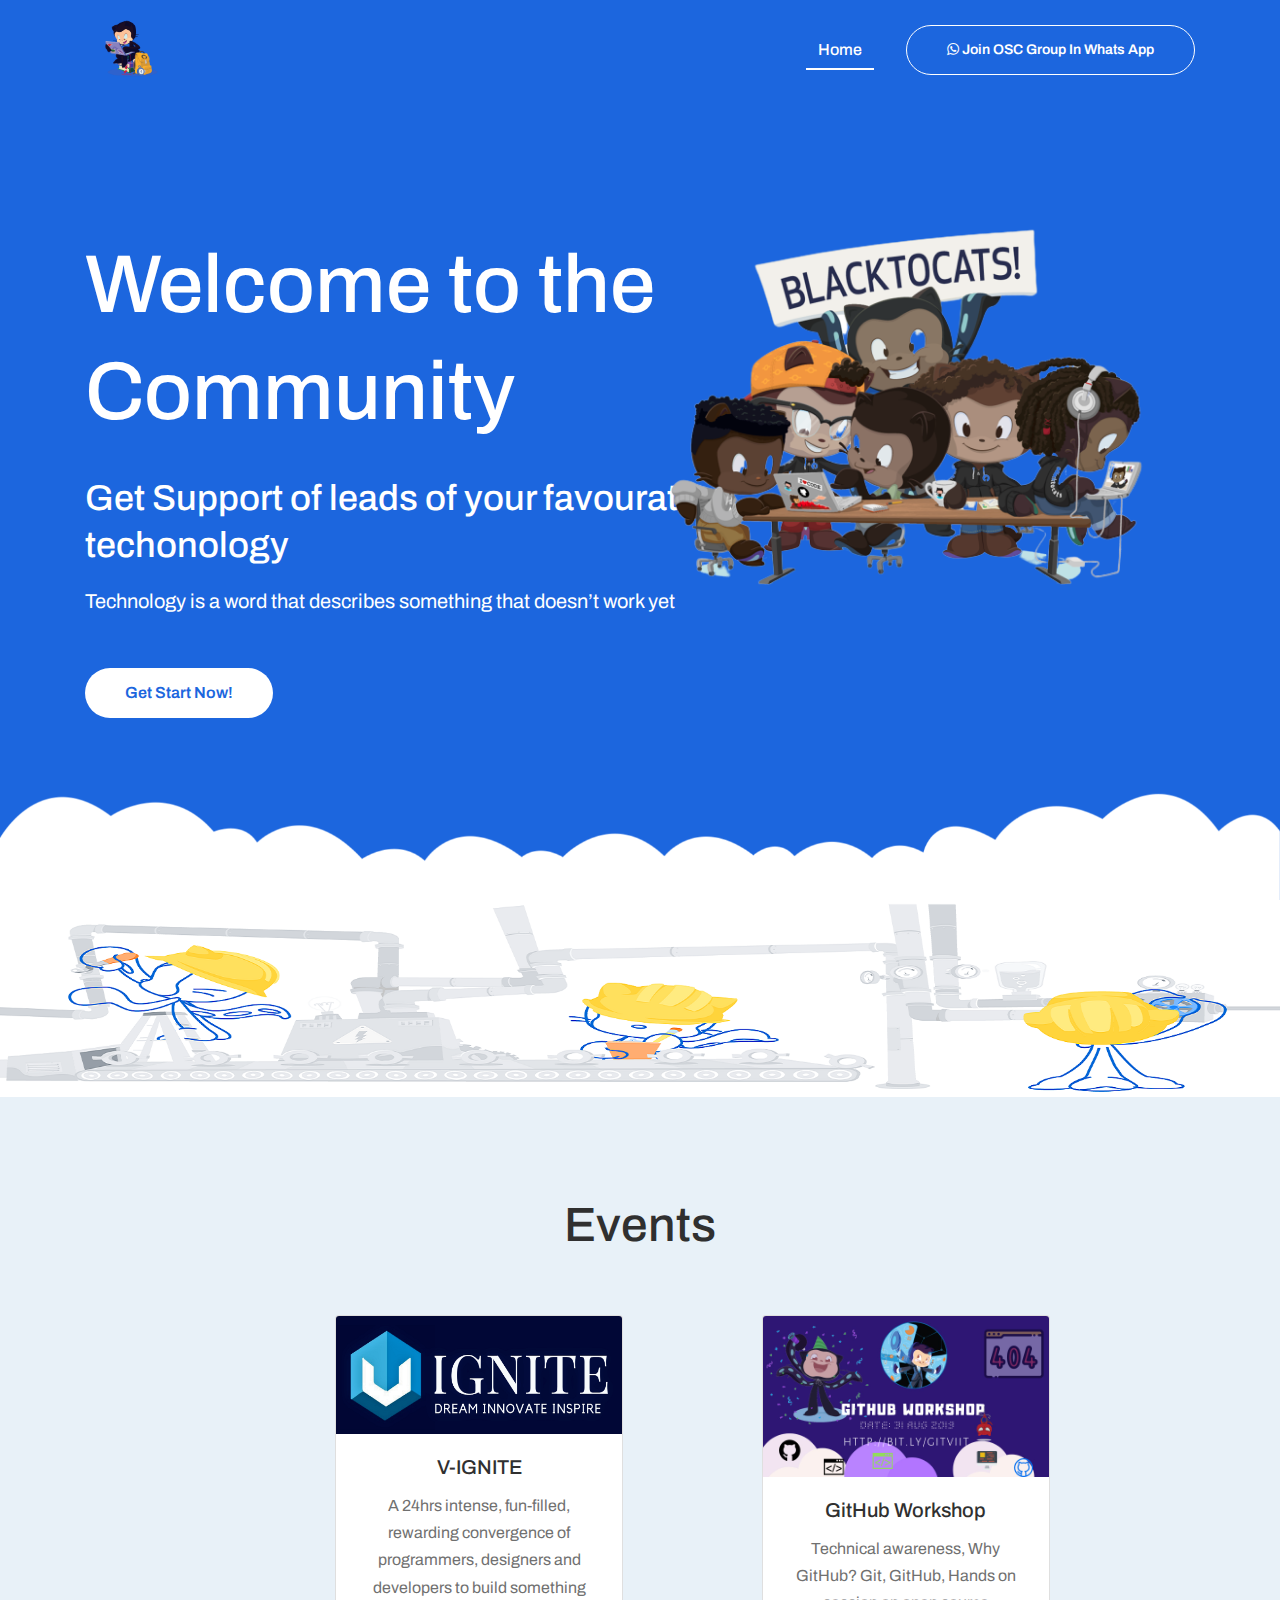
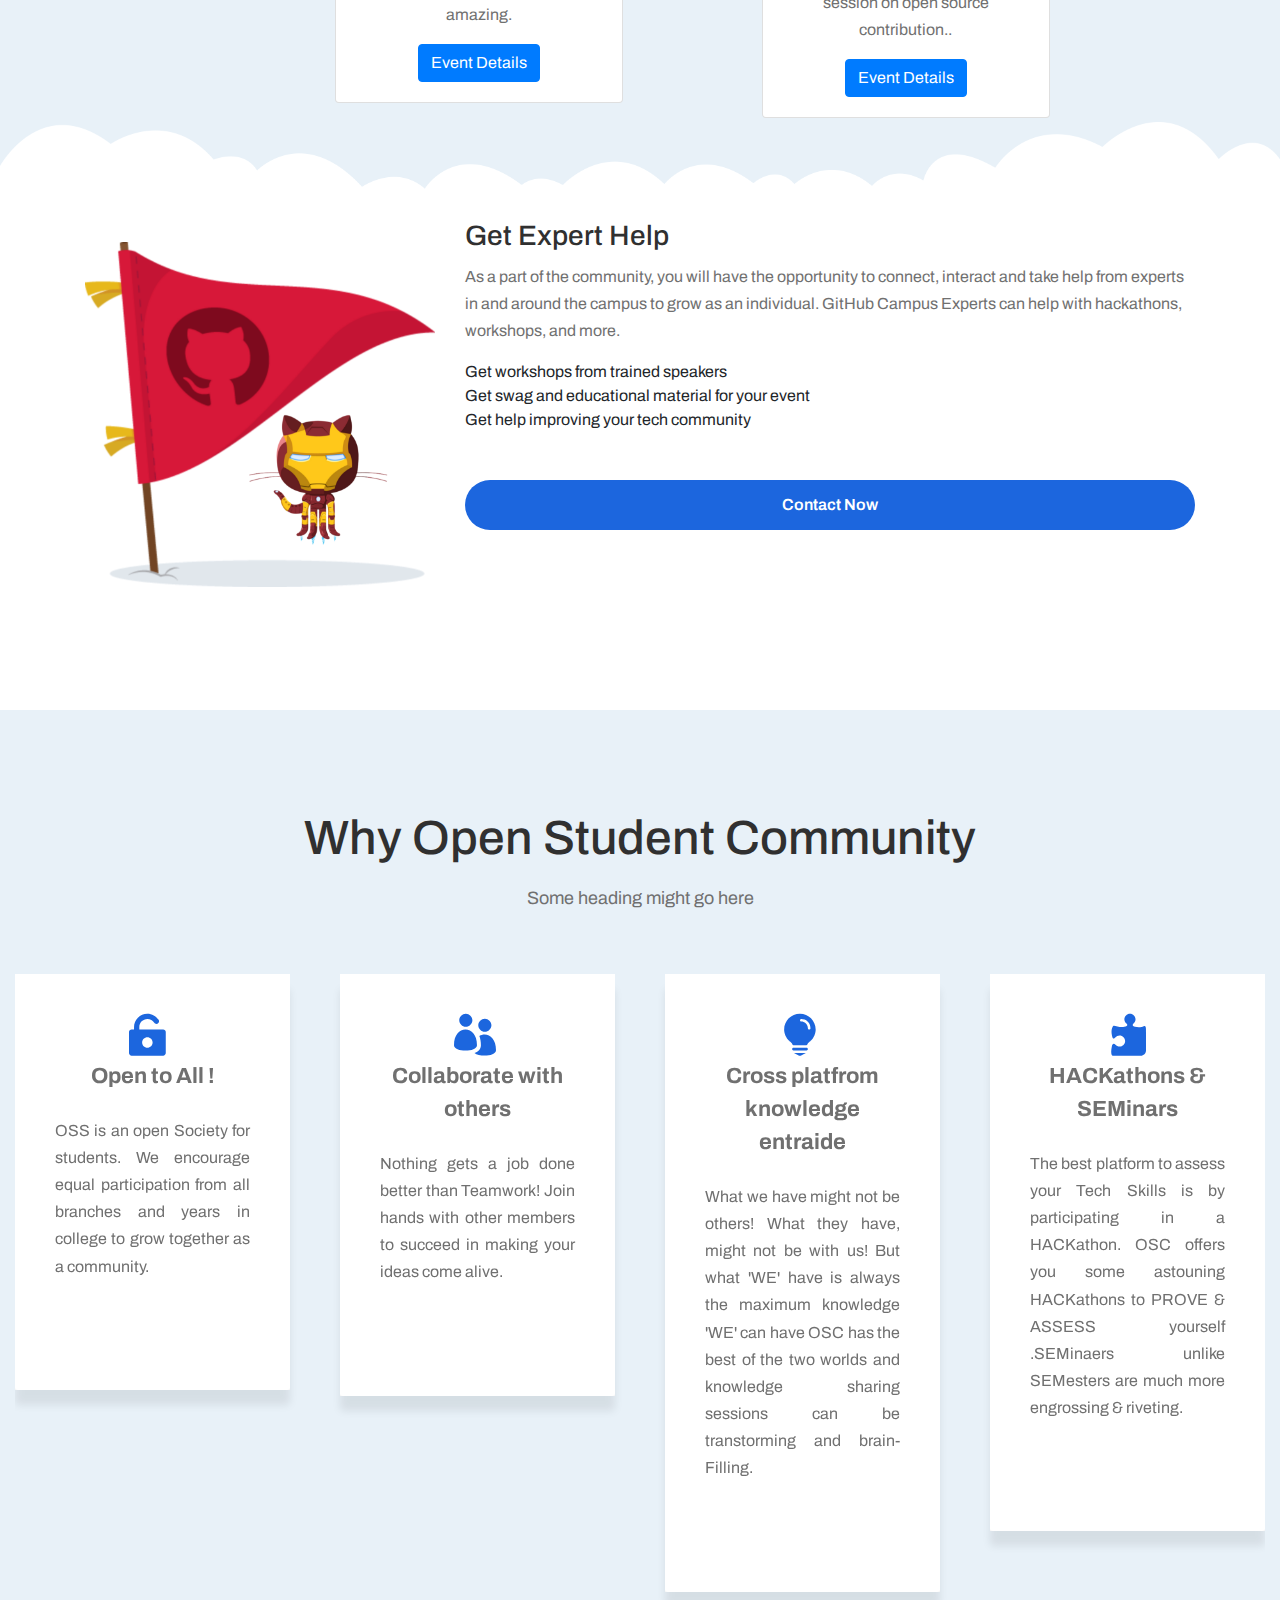
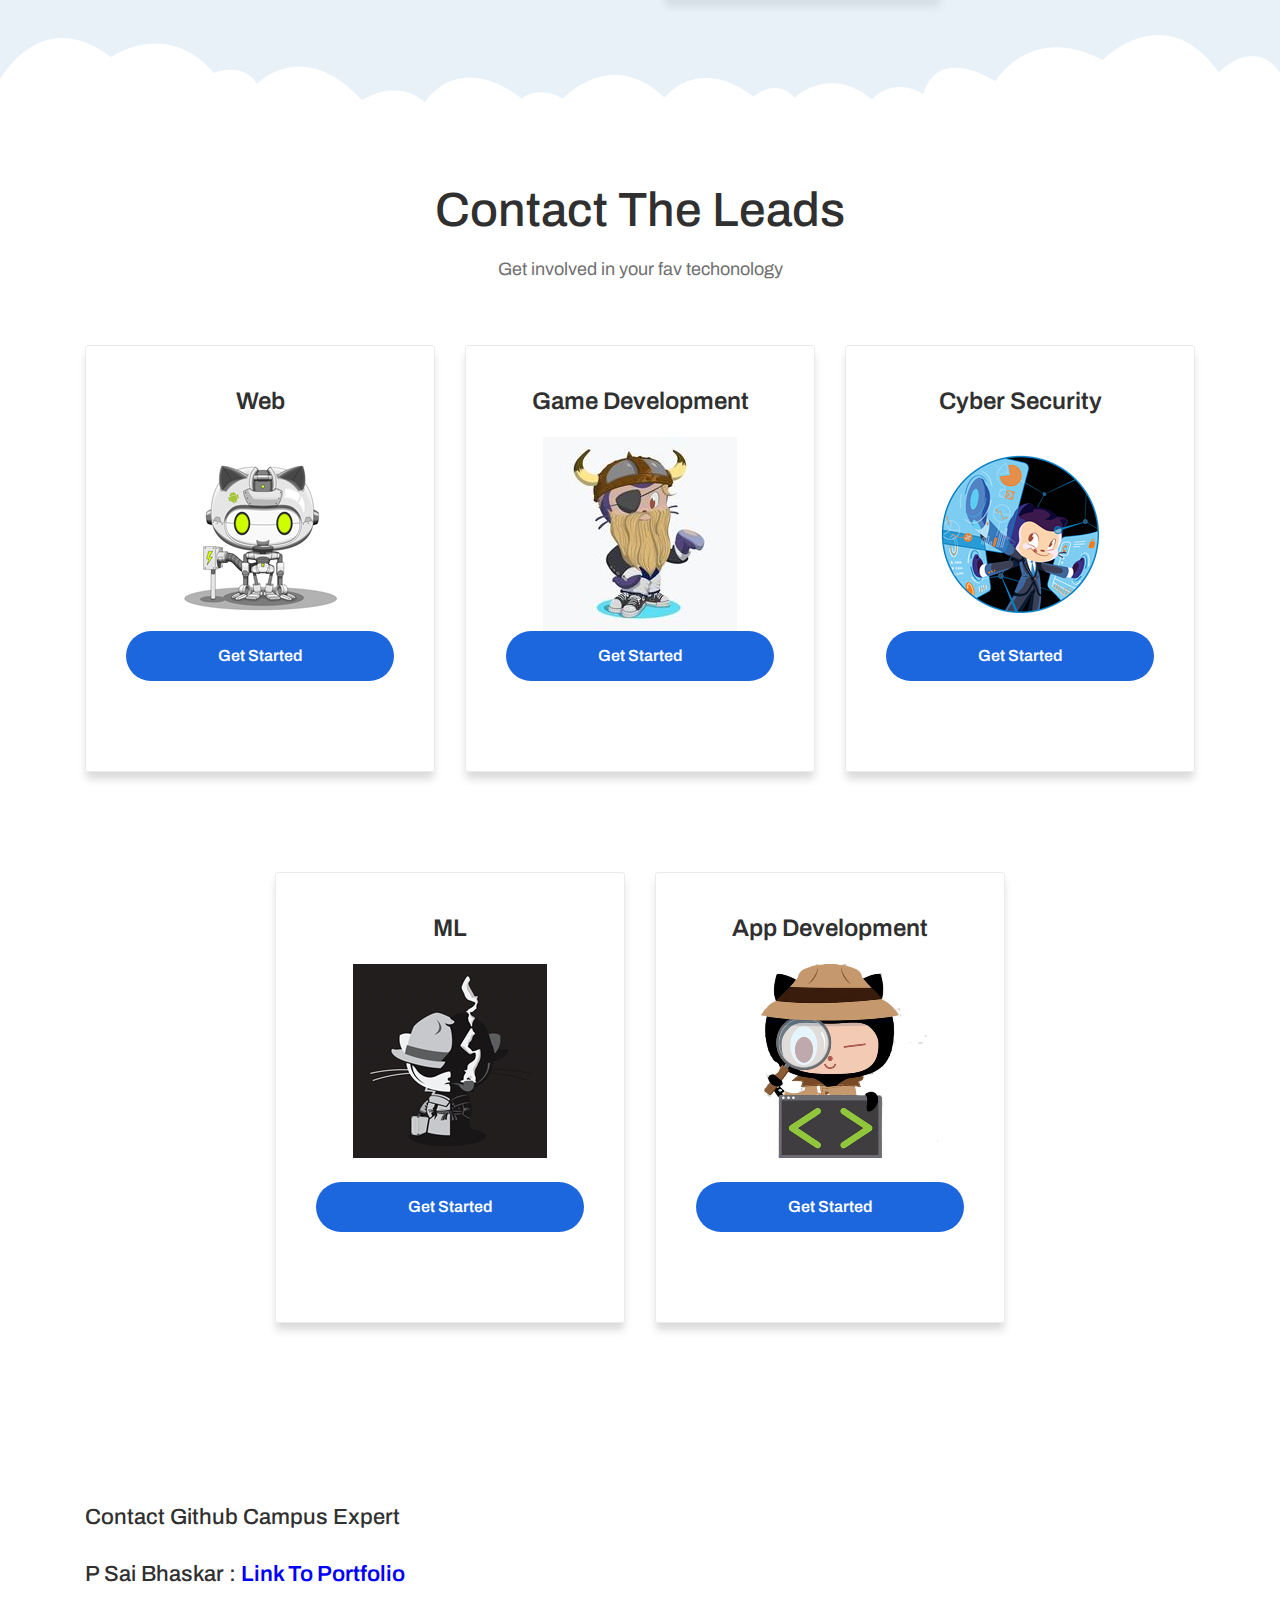
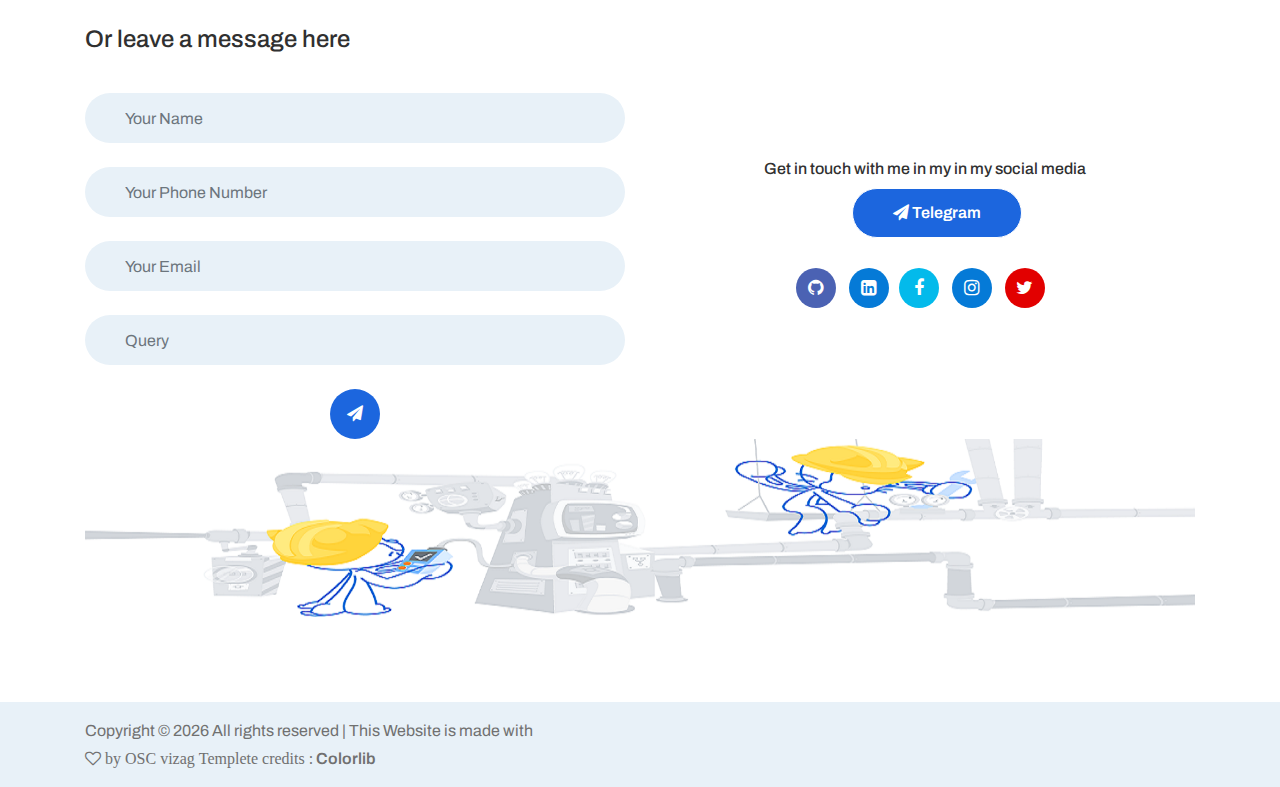
<file: index.html>
<!DOCTYPE html>
<html lang="en">

<head>
    <meta charset="UTF-8">
    <meta name="description" content="">
    <meta http-equiv="X-UA-Compatible" content="IE=edge">
    <meta name="viewport" content="width=device-width, initial-scale=1, shrink-to-fit=no">

    <!-- Title -->
    <title>OSC- Web </title>

    <!-- Favicon -->
    <link rel="icon" href="./img/core-img/favicon.png">

    <!-- Stylesheet -->
    <link rel="stylesheet" href="style.css">
	

</head>


<body>
    <!-- Preloader -->
    <div id="preloader">
        <img src="img/walk.gif">
    </div>
    <!-- /Preloader -->

    <!-- Header Area Start -->
    <header class="header-area">
   
        <!-- Main Header Start -->
        <div class="main-header-area">
            <div class="classy-nav-container breakpoint-off">
                <div class="container">
                    <!-- Classy Menu -->
                    <nav class="classy-navbar justify-content-between" id="hamiNav">

                        <!-- Logo -->
			    <img src="img/logo.png" style="height: 80px">

                        <!-- Navbar Toggler -->
                        <div class="classy-navbar-toggler">
                            <span class="navbarToggler"><span></span><span></span><span></span></span>
                        </div>

                        <!-- Menu -->
                        <div class="classy-menu">
                            <!-- Menu Close Button -->
                            <div class="classycloseIcon">
                                <div class="cross-wrap"><span class="top"></span><span class="bottom"></span></div>
                            </div>
                            <!-- Nav Start -->
                            <div class="classynav">
                                <ul id="nav">
                                    <li class="active"><a href="#">Home</a></li>
                                  
                                </ul>

                                <!-- Live Chat -->
                                <div class="live-chat-btn ml-5 mt-4 mt-lg-0 ml-md-4">
                                    <a href="https://chat.whatsapp.com/FCOiLrCadSWDoIGPVF7CSY" class="btn hami-btn live--chat--btn"><i class="fa fa-whatsapp	" aria-hidden="true"></i> Join OSC Group in Whats app</a>
                                </div>
                            </div>
                            <!-- Nav End -->
                        </div>
                    </nav>
                </div>
            </div>  
        </div>
    </header>
    <!-- Header Area End -->

    <!-- Welcome Area Start -->
    <section class="welcome-area">

        <!-- Welcome Pattern -->
        <div class="welcome-pattern">
            <img src="img/core-img/welcome-pattern.png" alt="">
        </div>

        <!-- Welcome Slide -->
        <div class="welcome-slides owl-carousel">

            <!-- Single Welcome Slide -->
            <div class="single-welcome-slide">
                <!-- Welcome Content -->
                <div class="welcome-content h-100">
                    <div class="container h-100">
                        <div class="row h-100 align-items-center">
                            <!-- Welcome Text -->
                            <div class="col-12 col-md-9 col-lg-7">
                                <div class="welcome-text mb-50">
                                    <h2 data-animation="fadeInLeftBig" data-delay="200ms" data-duration="1s">Welcome to the <br> Community</h2>
                                    <h3 data-animation="fadeInLeftBig" data-delay="400ms" data-duration="1s">Get Support of leads of your favourate techonology </h3>
                                    <p data-animation="fadeInLeftBig" data-delay="600ms" data-duration="1s">Technology is a word that describes something that doesn’t work yet</p>
                                    <a href="#leads" class="btn hami-btn btn-2" data-animation="fadeInLeftBig" data-delay="800ms" data-duration="1s">Get Start Now!</a>
                                </div>
                            </div>
                        </div>
                    </div>
                </div>
                <!-- Welcome Thumbnail -->
                <div class="welcome-thumbnail">
                    <img src="img/bg-img/1.png" alt="">
                </div>
            </div>

            <!-- Single Welcome Slide -->
            <div class="single-welcome-slide">
                <!-- Welcome Content -->
                <div class="welcome-content h-100">
                    <div class="container h-100">
                        <div class="row h-100 align-items-center">
                            <!-- Welcome Text -->
                            <div class="col-12 col-md-9 col-lg-7">
                                <div class="welcome-text mb-50">
                                    <h2 data-animation="fadeInLeftBig" data-delay="200ms" data-duration="1s">Welcome to the <br> Community</h2>
                                    <h3 data-animation="fadeInLeftBig" data-delay="400ms" data-duration="1s">Get Support of GitHub Campus Expert and the</h3>
                                    <p data-animation="fadeInLeftBig" data-delay="600ms" data-duration="1s">GitHub is a way of life</p>
                                    <a href="#expert" class="btn hami-btn btn-2" data-animation="fadeInUpBig" data-delay="800ms" data-duration="1s">Get Start Now!</a>
                                </div>
                            </div>
                        </div>
                    </div>
                </div>
                <!-- Welcome Thumbnail -->
                <div class="welcome-thumbnail">
                    <img src="img/bg-img/s2.png" alt="">
                </div>
            </div>

        </div>

        <!-- Clouds -->
        <div class="clouds">
            <img src="img/core-img/cloud-1.png" alt="" class="cloud-1">
            <img src="img/core-img/cloud-2.png" alt="" class="cloud-2">
            <img src="img/core-img/cloud-3.png" alt="" class="cloud-3">
            <img src="img/core-img/cloud-4.png" alt="" class="cloud-4">
            <img src="img/core-img/cloud-5.png" alt="" class="cloud-5">
            
        </div>
    </section>
	<div class="feature-pattern">
            <img src="img/core-img/test2.png" alt="">
        </div>
		
		
		
		<section class="hami-features-area bg-gray section-padding-100">

        <div class="container">
            <div class="row">
                <!-- S	ection Heading -->
                <div class="col-12">
                    <div class="section-heading text-center">
                        <h2>Events</h2>
                        
                    </div>
                </div>
            </div>
        </div>

        <div class="container-fluid">
		<div class="row">
		<div class="col-md-3">
		</div>
		<div class="col-md-4">
            <div class="card" style="width: 18rem;">
  <img src="V-Ignite.png" class="card-img-top" alt="...">
  <div class="card-body">
  <center>
    <h5 class="card-title">V-IGNITE</h5>
    <p class="card-text">A 24hrs intense, fun-filled, rewarding convergence of programmers, designers and developers to build something amazing.</p>
    <a href="http://viit-vignite.ml" class="btn btn-primary">Event Details</a>
  </center>
  </div>
</div>
</div>
<div class="col-md-4">
<div class="card" style="width: 18rem;">
  <img src="githubworkshop.jpeg" class="card-img-top" alt="...">
  <div class="card-body">
  <center>
    <h5 class="card-title">GitHub Workshop</h5>
    <p class="card-text">Technical awareness,
Why GitHub?
Git,
GitHub,
Hands on session on open source contribution..</p>
	  <a href="https://githubcampus.expert/saibhaskar24/git-github/" class="btn btn-primary">Event Details</a> 
  </center>
  </div>
</div>	
</div>
<div class="col-md-1">
		</div>
</div>
			</div>
		<div class="feature-pattern">
            <img src="img/core-img/welcome-pattern.png" alt="">
        </div>
    </section>
    <!-- Welcome Area End -->
	<section class="find-domain-area section-padding-0-0" id = "expert">
        <div class="container">
            <div class="row align-items-center">
                <div class="col-12 col-md-4">
                    <div class="domain-text mb-100">
                        <img src="img/flag2.png" STYLE=" TOP:0px; LEFT:0px; WIDTH:100%; HEIGHT:100%" >
                            
                    </div>
                </div>
                <div class="col-12 col-md-8">
                    <div class="domain-search-form mb-100">
                        <!-- Search Form -->
                        <h3>Get Expert Help</h3>
                            <p >As a part of the community, you will have the opportunity to connect, interact and take help from experts in and around the campus to grow as an individual.

                            GitHub Campus Experts can help with hackathons, workshops, and more.</p>
							<ul>
                              <li>  Get workshops from trained speakers </li>
                              <li>  Get swag and educational material for your event<li>
                              <li>  Get help improving your tech community<li>
								<br></br>
								<a href="#contact" class="btn hami-btn w-100 mb-30">Contact now</a>
			
								</ul>
			    
			   <!-- Domain Price Help -->
                        <div class="domain-price-help mt-50 d-flex align-items-center justify-content-between">
                            
                        </div>
                    </div>
                </div>
            </div>
        </div>
    </section>
	
<section class="hami-features-area bg-gray section-padding-100">

        <div class="container">
            <div class="row">
                <!-- Section Heading -->
                <div class="col-12">
                    <div class="section-heading text-center">
                        <h2>Why Open Student Community</h2>
                        <p>Some heading might go here</p>
                    </div>
                </div>
            </div>
        </div>

        <div class="container-fluid">
            <div class="row">
                <div class="col-12">
                    <div class="testimonial-slide owl-carousel">

                        <!-- Single Testimonial Area -->
                        <div class="single-testimonial-area" style="background-color: white">
                            <div class="testimonial-content">
                                <!-- Ratings & Quote -->
                                <div class="ratings-icon d-flex align-items-center justify-content-between">    
									<div class="single-feature-area d-flex mb-50">
										<div class="feature-text">
											<div class="feature-icon">
												<center>
												<i class="   icon_lock-open  "></i>
												</center>
											</div>
											<h5><center><b>Open to All !</b></center></h5>
											<br><p style="text-align: justify;">OSS is an open Society for students. We encourage equal participation from all branches and years in college to grow together as a community.</p>
										</div>
									</div>
								</div>
                             </div>
                        </div>
						 <div class="single-testimonial-area" style="background-color: white">
                            <div class="testimonial-content">
                                <!-- Ratings & Quote -->
                                <div class="ratings-icon d-flex align-items-center justify-content-between">    
									<div class="single-feature-area d-flex mb-50">
										<div class="feature-text">
											<div class="feature-icon">
												<center>
												<i class="  icon_group "></i>
												</center>
											</div>
											<h5><center><b>Collaborate with others</b></center></h5>
											<br><p style="text-align: justify;">Nothing gets a job done better than Teamwork! Join hands with other members to succeed in making your ideas come alive.</p>
										</div>
									</div>
								</div>
                             </div>
                        </div>
						 <div class="single-testimonial-area" style="background-color: white">
                            <div class="testimonial-content">
                                <!-- Ratings & Quote -->
                                <div class="ratings-icon d-flex align-items-center justify-content-between">    
									<div class="single-feature-area d-flex mb-50">
										<div class="feature-text">
											<div class="feature-icon">
												<center>
												 <i class="icon_lightbulb"></i>
												</center>
											</div>
											<h5><center><b>Cross platfrom knowledge entraide</b></center></h5>
											<br><p style="text-align: justify;">What we have might not be others! What they have, might not be with us! But what 'WE' have is always the maximum knowledge 'WE' can have OSC has the best of the two worlds and knowledge sharing sessions can be transtorming and brain-Filling.</p>
										</div>
									</div>
								</div>
                             </div>
                        </div>
						 <div class="single-testimonial-area" style="background-color: white">
                            <div class="testimonial-content">
                                <!-- Ratings & Quote -->
                                <div class="ratings-icon d-flex align-items-center justify-content-between">    
									<div class="single-feature-area d-flex mb-50">
										<div class="feature-text">
											<div class="feature-icon">
												<center>
												<i class="icon_puzzle_alt"></i>
												</center>
											</div>
											<h5><center><b>HACKathons & SEMinars</b></center></h5>
											<br><p style="text-align: justify;">The best platform to assess your Tech Skills is by participating in a HACKathon. OSC offers you some astouning HACKathons to PROVE & ASSESS yourself .SEMinaers unlike SEMesters are much more engrossing & riveting.</p>
										</div>
									</div>
								</div>
                             </div>
                        </div>
					 </div>
                </div>
            </div>
        </div>
		<div class="feature-pattern">
            <img src="img/core-img/welcome-pattern.png" alt="">
        </div>
    </section>
    
    
    <div class="unit-3 h-100 bg-white">

        

    <!-- Features Area Start -->
    
    <!-- Features Area End -->

    <!-- Price Plan Area Start -->
    <section class="hami-price-plan-area mt-50">
        <div class="container">
            <div class="row">
                <!-- Section Heading -->
                <div class="col-12">
                    <div class="section-heading text-center">
                        <h2>Contact the leads</h2>
                        <p>Get involved in your fav techonology</p>
                    </div>
                </div>
            </div>
			
			
			
  


            <div class="row justify-content-center" id = "leads">

                <!-- Single Price Plan -->
                <div class="col-12 col-md-6 col-lg-4">
                    <div class="single-price-plan mb-100">
                        <!-- Title -->
                        <div class="price-plan-title">
                            <h4>Web</h4>
                            <p></p>
                        </div>
                  
                        <div class="price-plan-value">
                            
							<img src="img/web.png">
                            <a href="web.html" class="btn hami-btn w-100 mb-30">Get Started</a>

                        </div>
                        
                    </div>
                </div>

                <div class="col-12 col-md-6 col-lg-4">
                    <div class="single-price-plan mb-100">
                        <!-- Title -->
                        <div class="price-plan-title">
                            <h4>Game Development</h4>
                            <p></p>
                        </div>
                  
                        <div class="price-plan-value">
                            
                            <img src="img/game.jpg">
                            <a href="gamedev.html" class="btn hami-btn w-100 mb-30">Get Started</a>
                        
                        </div>
                        
                    </div>
                </div>

                <div class="col-12 col-md-6 col-lg-4">
                    <div class="single-price-plan mb-100">
                        <!-- Title -->
                        <div class="price-plan-title">
                            <h4>Cyber Security</h4>
                            <p></p>
                        </div>
                  
                        <div class="price-plan-value">
                            
                            <img src="img/Fintechtocat.png">
                            <a href="cybersec.html" class="btn hami-btn w-100 mb-30">Get Started</a>
                        
                        </div>
                        
                    </div>
                </div>

                <div class="col-12 col-md-6 col-lg-4">
                    <div class="single-price-plan mb-100">
                        <!-- Title -->
                        <div class="price-plan-title">
                            <h4>ML</h4>
                            <p></p>
                        </div>
                  
                        <div class="price-plan-value">
                            
                            <img src="img/ml.jpg">
				<br></br>
                            <a href="ml.html" class="btn hami-btn w-100 mb-30">Get Started</a>
                        
                        </div>
                        
                    </div>
                </div>

                <div class="col-12 col-md-6 col-lg-4">
                    <div class="single-price-plan mb-100">
                        <!-- Title -->
                        <div class="price-plan-title">
                            <h4>App Development</h4>
                            <p></p>
                        </div>
                  
                        <div class="price-plan-value">
                            
                            <img src="img/android1.png">
							<br><br>
                            <a href="appdev.html" class="btn hami-btn w-100 mb-30">Get Started</a>
                        
                        </div>
                        
                    </div>
                </div>
	</div>
	

    </section>
    <!-- Call To Action Area End -->

    

    <!-- Footer Area Start -->
    <footer class="footer-area section-padding-80-0" id="contact">
	
        <!-- Main Footer Area -->
        <div class="main-footer-area">
            <div class="container">
                <div class="row justify-content-between">

                    <div class="col-12 col-sm-8 col-lg-12">
					
                        <div class="single-footer-widget mb-80">
                            <!-- Widget Title -->
				<h5 class="widget-title">Contact Github Campus Expert <br></br> P Sai Bhaskar : <a style="color:blue;" href="https://saibhaskar24.github.io" > Link to Portfolio</a></h5>
				<h4>Or leave a message here</h4>
							<div class="row">
                            <div class="col-md-6">
				   
                            <!-- Newsletter Form -->
                            <form action="https://formspree.io/saibaaskar24091999@gmail.com" class="nl-form" method="POST">
                                
								<input type="text" class="form-control" placeholder="Your Name" name="Name"><br>
								<input type="text" class="form-control" placeholder="Your Phone Number" name="Phone_Number"><br>
				                 
								<input type="email" class="form-control" placeholder="Your Email" name="Email"><br>
								<input type="text" class="form-control" placeholder="Query" name="Query">
								<br>
				                <center>
                                <button type="submit"><i class="fa fa-paper-plane" aria-hidden="true"></i></button>
								<center>
								
                            </form>
							</div>
							
							<div class="col-md-6">
							<center>
							<br><br><br></br>
								<h6>Get in touch with me in my in my social media</h6>
							<div class="live-chat-btn ml-5 mt-4 mt-lg-0 ml-md-4">
                                                                        <a href="https://t.me/Sai_bhaskar" class="btn hami-btn live--chat--btn"><i class="fa fa-paper-plane	" aria-hidden="true"></i> Telegram</a>
                                </div>
							
                            <!-- Social Info -->
                            <div class="social-info">
                                <a href="https://github.com/saibhaskar24" class="facebook"><i class="fa fa-github" aria-hidden="true"></i></a>
				<a href="https://www.linkedin.com/in/sai-bhaskar-946529152" class="instagram"><i class="fa fa-linkedin-square" aria-hidden="true"></i>    
                                <a href="https://www.facebook.com/psaibhaskar" class="twitter"><i class="fa fa-facebook" aria-hidden="true"></i></a>
                                <a href="https://www.instagram.com/saibhaskar_royal/" class="instagram"><i class="fa fa-instagram" aria-hidden="true"></i></a>
                                <a href="https://twitter.com/bhaskarbaaskar" class="youtube"><i class="fa fa-twitter" aria-hidden="true"></i></a>
                            </div>
							</center>
							</div>
							</div>
				   <div class="feature-pattern">
            			<img src="img/core-img/test.png" alt="">
       				 </div>
                        </div>
                    </div>

                </div>
            </div>
        </div>

        <!-- Bottom Footer Area -->
        <div class="bottom-footer-area bg-gray">
            <div class="container">
                <div class="row align-items-center">
                    <div class="col-12 col-md-6">
                        <!-- Copywrite Text -->
                        <div class="copywrite-text">
                            <p><!-- Link back to Colorlib can't be removed. Template is licensed under CC BY 3.0. -->
Copyright &copy; <script>document.write(new Date().getFullYear());</script> All rights reserved | This Website is made with <i class="fa fa-heart-o" aria-hidden="true"> by OSC vizag   Templete credits :</i><a " href="https://colorlib.com" > Colorlib</a>
<!-- Link back to Colorlib can't be removed. Template is licensed under CC BY 3.0. -->
</p>
                        </div>
                    </div>
                    
                </div>
            </div>
        </div>
    </footer>
    <!-- Footer Area End -->

    <!-- **** All JS Files ***** -->
    <!-- jQuery 2.2.4 -->
    <script src="js/jquery.min.js"></script>
    <!-- Popper -->
    <script src="js/popper.min.js"></script>
    <!-- Bootstrap -->
    <script src="js/bootstrap.min.js"></script>
    <!-- All Plugins -->
    <script src="js/hami.bundle.js"></script>
    <!-- Active -->
    <script src="js/default-assets/active.js"></script>

</body>

</html>
</file>
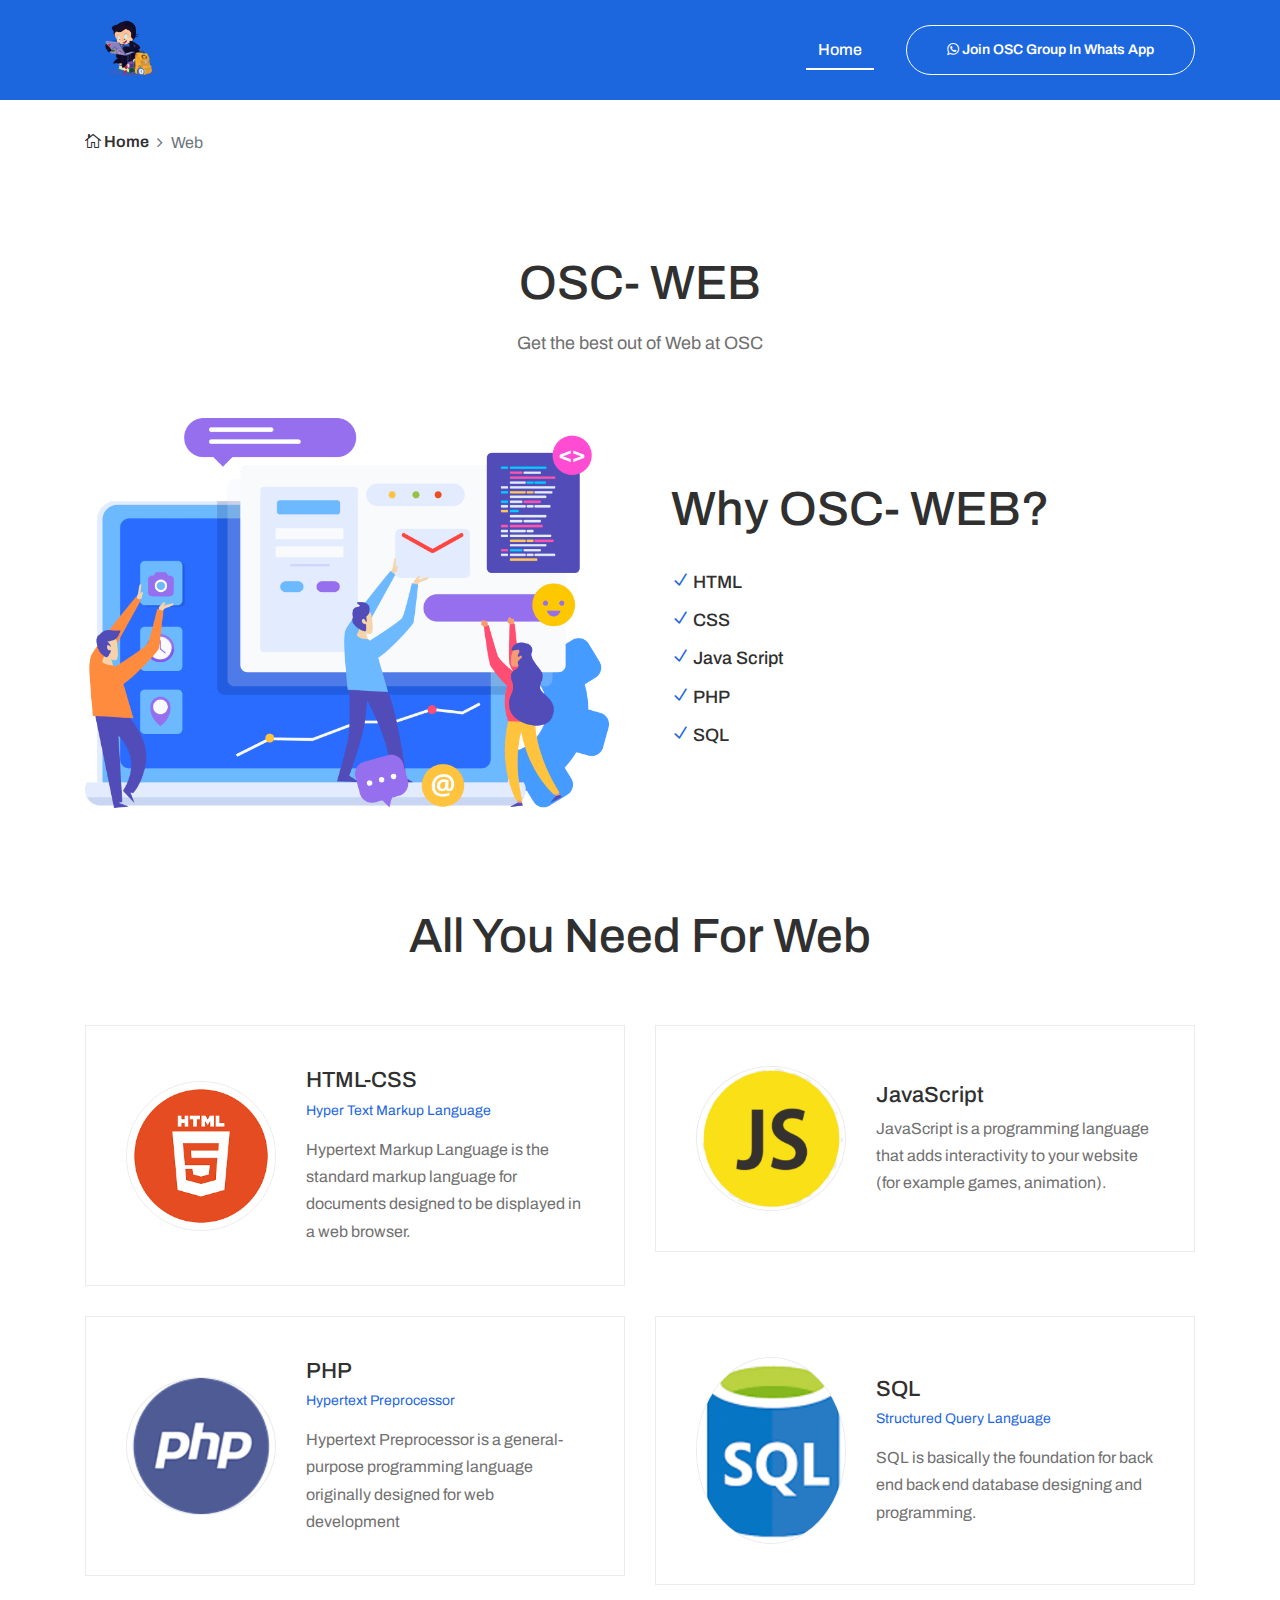
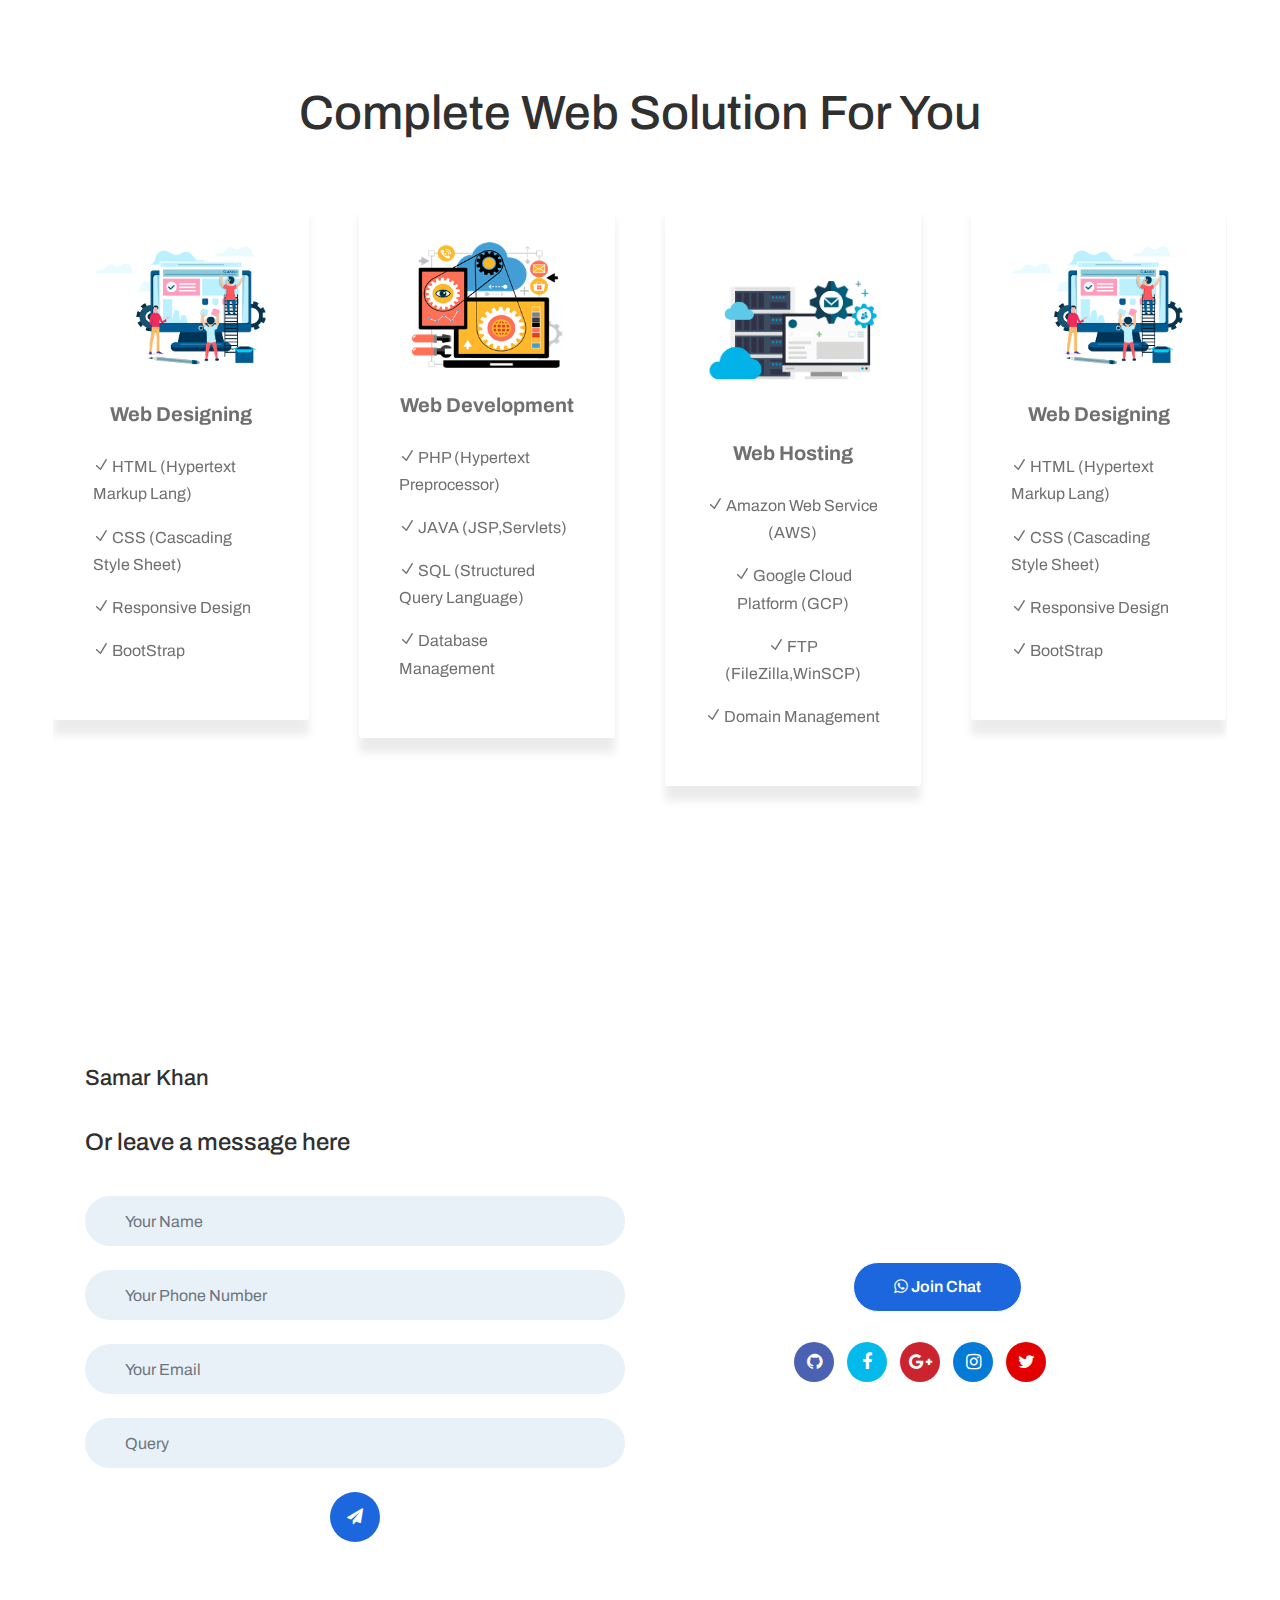
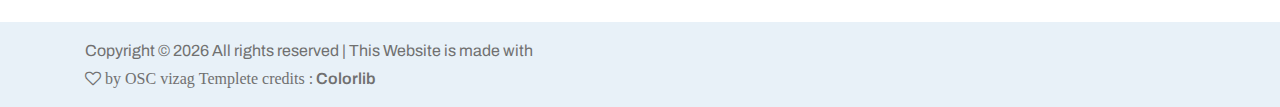
<file: web.html>
<!DOCTYPE html>
<html lang="en">

<head>
    <meta charset="UTF-8">
    <meta name="description" content="">
    <meta http-equiv="X-UA-Compatible" content="IE=edge">
    <meta name="viewport" content="width=device-width, initial-scale=1, shrink-to-fit=no">

    <!-- Title -->
    <title>OSC - Web</title>

    <!-- Favicon -->
    <link rel="icon" href="./img/core-img/favicon.png">

    <!-- Stylesheet -->
    <link rel="stylesheet" href="style.css">

</head>

<body>
    <!-- Preloader -->
    <div id="preloader">
        <div class="loader"></div>
    </div>
    <!-- /Preloader -->

    <!-- Header Area Start -->
    <header class="header-area">
   
        <!-- Main Header Start -->
        <div class="main-header-area">
            <div class="classy-nav-container breakpoint-off">
                <div class="container">
                    <!-- Classy Menu -->
                    <nav class="classy-navbar justify-content-between" id="hamiNav">

                        <!-- Logo -->
			    <img src="img/logo.png" style="height: 80px">

                        <!-- Navbar Toggler -->
                        <div class="classy-navbar-toggler">
                            <span class="navbarToggler"><span></span><span></span><span></span></span>
                        </div>

                        <!-- Menu -->
                        <div class="classy-menu">
                            <!-- Menu Close Button -->
                            <div class="classycloseIcon">
                                <div class="cross-wrap"><span class="top"></span><span class="bottom"></span></div>
                            </div>
                            <!-- Nav Start -->
                            <div class="classynav">
                                <ul id="nav">
                                    <li class="active"><a href="#">Home</a></li>
                                  
                                </ul>

                                <!-- Live Chat -->
                                <div class="live-chat-btn ml-5 mt-4 mt-lg-0 ml-md-4">
                                    <a href="https://chat.whatsapp.com/FCOiLrCadSWDoIGPVF7CSY" class="btn hami-btn live--chat--btn"><i class="fa fa-whatsapp	" aria-hidden="true"></i> Join OSC Group in Whats app</a>
                                </div>
                            </div>
                            <!-- Nav End -->
                        </div>
                    </nav>
                </div>
            </div>
        </div>
    </header>
    <!-- Header Area End -->

    <!-- Breadcrumb Area Start -->
    <div class="breadcrumb-area">
        <div class="container">
            <div class="row">
                <div class="col-12">
                    <div class="breadcrumb-content">
                        <nav aria-label="breadcrumb">
                            <ol class="breadcrumb">
                                <li class="breadcrumb-item"><a href="index.html"><i class="icon_house_alt"></i> Home</a></li>
                                <li class="breadcrumb-item active" aria-current="page">Web</li>
                            </ol>
                        </nav>
                    </div>
                </div>
            </div>
        </div>
    </div>
    <!-- Breadcrumb Area End -->

    <!-- Video Area Start -->
    <div class="hami--video--area section-padding-100-0">
        <div class="container">
            <div class="row">
                <!-- Section Heading -->
                <div class="col-12">
                    <div class="section-heading text-center">
                        <h2>OSC- WEB</h2>
                        <p>Get the best out of Web at OSC</p>
                    </div>
                </div>
            </div>

            <!-- Video Content Area -->
            <div class="row align-items-center">
                <div class="col-12 col-md-6">
                    <div class="video-content-area pr-3 mb-100">
                        <img src="img/1.png"alt="">
                        
                    </div>
                </div>
                <div class="col-12 col-md-6">
                    <div class="video-text pl-md-3 mb-100">
                        <h2>Why OSC- WEB? </h2>
                        <!-- Description -->
                        <div class="video-desc mb-50">
                            <h6><i class="icon_check"></i> HTML</h6>
                            <h6><i class="icon_check"></i> CSS</h6>
                            <h6><i class="icon_check"></i> Java Script</h6>
                            <h6><i class="icon_check"></i> PHP</h6>
                            <h6><i class="icon_check"></i> SQL</h6>
                        </div>
                    </div>
                </div>
            </div>
        </div>
    </div>
    <!-- Video Area End -->

    <!-- Team Area Start -->
    <section class="hami-team-area mb-70">
        <div class="container">
            <div class="row">
                <!-- Section Heading -->
                <div class="col-12">
                    <div class="section-heading text-center">
                        <h2>All You Need For Web</h2>
                        <p></p>
                    </div>
                </div>
            </div>

            <div class="row">
                <!-- Single Team Member Area -->
                <div class="col-12 col-sm-6">
                    <div class="single-team-member-area d-flex align-items-center mb-30">
                        <!-- Team Thumbnail -->
                        <div class="team-thumbnail">
                            <img src="img/html.png" alt="">
                        </div>
                        <!-- Team Content -->
                        <div class="team-content">
                            <h5>HTML-CSS</h5>
                            <span>Hyper Text Markup Language </span>
                            <p>Hypertext Markup Language is the standard markup language for documents designed to be displayed in a web browser.</p>
                        </div>
                    </div>
                </div>

                <!-- Single Team Member Area -->
                

                <!-- Single Team Member Area -->
                <div class="col-12 col-sm-6">
                    <div class="single-team-member-area d-flex align-items-center mb-30">
                        <!-- Team Thumbnail -->
                        <div class="team-thumbnail">
                            <img src="img/js1.png" alt="">
                        </div>
                        <!-- Team Content -->
                        <div class="team-content">
                            <h5>JavaScript</h5>
                           
                            <p>JavaScript is a programming language that adds interactivity to your website (for example games, animation).</p>
                        </div>
                    </div>
                </div>

                <!-- Single Team Member Area -->
                <div class="col-12 col-sm-6">
                    <div class="single-team-member-area d-flex align-items-center mb-30">
                        <!-- Team Thumbnail -->
                        <div class="team-thumbnail">
                            <img src="img/php.png" alt="">
                        </div>
                        <!-- Team Content -->
                       <div class="team-content">
                            <h5>PHP</h5>
                            <span>Hypertext Preprocessor</span>
                            <p>Hypertext Preprocessor is a general-purpose programming language originally designed for web development</p>
                        </div>
                    </div>
                </div>
				<div class="col-12 col-sm-6">
                    <div class="single-team-member-area d-flex align-items-center mb-30">
                        <!-- Team Thumbnail -->
                        <div class="team-thumbnail">
                            <img src="img/sql.png" alt="">
                        </div>
                        <!-- Team Content -->
                        <div class="team-content">
                            <h5>SQL</h5>
                            <span>Structured Query Language</span>
                            <p>SQL is basically the foundation for back end back end database designing and programming.</p>
                        </div>
                    </div>
                </div>
            </div>
        </div>
    </section>
    <!-- Team Area End -->

    <!-- Testimonial Area Start -->
    <section class="hami-testimonial-area section-padding-0-100">
        <div class="container">
            <div class="row">
                <!-- Section Heading -->
                <div class="col-12">
                    <div class="section-heading text-center">
                        <h2>Complete Web Solution For You</h2>
                        <p></p>
                    </div>
                </div>
            </div>
        </div>

        <div class="container-fluid">
            <div class="row">
                <div class="col-12">
                    <div class="testimonial-slide owl-carousel">

                        <!-- Single Testimonial Area -->
                        <div class="single-testimonial-area">
                            <div class="testimonial-content">
                                <!-- Ratings & Quote -->
                                <div class="ratings-icon d-flex align-items-center justify-content-between">
                                    
                                    <div class="quote-icon">
                                        <img src="img/card-web.png" alt="">
                                    </div>
                                </div>
                                <h5><center><b>Web Designing</b></center></h5>
								<br>
								<div class="price-plan-desc">
							
                            <p><i class="icon_check"></i> HTML (Hypertext Markup Lang)</p>
                            <p><i class="icon_check"></i> CSS (Cascading Style Sheet)</p>
							<p><i class="icon_check"></i> Responsive Design</p>
                            <p><i class="icon_check"></i> BootStrap</p>
								</div>
                            </div>
							
							
                        </div>
						
						<div class="single-testimonial-area">
                            <div class="testimonial-content">
                                <!-- Ratings & Quote -->
                                <div class="ratings-icon d-flex align-items-center justify-content-between">
                                    
                                    <div class="quote-icon">
                                        <img src="img/card-dev.png" alt="">
                                    </div>
                                </div>
                                <h5><center><b>Web Development</b></center></h5>
								<br>
								
								<div class="price-plan-desc">
							
                             <p><i class="icon_check"></i> PHP (Hypertext Preprocessor)</p>
                            <p><i class="icon_check"></i> JAVA (JSP,Servlets)</p>
                            <p><i class="icon_check"></i> SQL (Structured Query Language)</p>
                            <p><i class="icon_check"></i> Database Management</p>
								</div>
                            </div>
                        </div>
						<div class="single-testimonial-area">
                            <div class="testimonial-content">
                                <!-- Ratings & Quote -->
                                <div class="ratings-icon d-flex align-items-center justify-content-between">
                                    
                                    <div class="quote-icon">
                                      <center>  <img src="img/card-host.png" alt=""> </center>
                                    </div>
                                </div>
								<h5><center><b>Web Hosting</b></center></h5>
							
								<br>
								<div class="price-plan-desc">
							
                           <center> <p><i class="icon_check"></i> Amazon Web Service (AWS)</p>
                            <p><i class="icon_check"></i> Google Cloud Platform (GCP)</p>
                            <p><i class="icon_check"></i> FTP (FileZilla,WinSCP)</p>
							<p><i class="icon_check"></i> Domain Management</p> </center>
								</div>
                            </div>
                        </div>

                        <!-- Single Testimonial Area -->
                        

                        <!-- Single Testimonial Area -->
                        

                    </div>
                </div>
            </div>
        </div>
    </section>
    <!-- Testimonial Area End -->

    <!-- Support Area Start -->
    
    <!-- Support Area End -->

    <!-- Call To Action Area Start -->
   
    <!-- Call To Action Area End -->

    <!-- Footer Area Start -->
    <footer class="footer-area section-padding-80-0">
	<div class="main-footer-area">
            <div class="container">
                <div class="row justify-content-between">

                    <!-- Single Footer Widget Area -->
                    

                    <!-- Single Footer Widget Area -->
                    

                    <!-- Single Footer Widget Area -->
                    

                    <!-- Single Footer Widget Area -->
                    

                    <!-- Single Footer Widget Area -->
                    <div class="col-12 col-sm-8 col-lg-12">
					
                        <div class="single-footer-widget mb-80">
                            <!-- Widget Title -->
                          
							<h5 class="widget-title"><br></br> Samar Khan </h5>
				<h4>Or leave a message here</h4>
							<div class="row">
                            <div class="col-md-6">

                            <!-- Newsletter Form -->
                            <form action="#" class="nl-form">
                                
								<input type="text" class="form-control" placeholder="Your Name"><br>
								<input type="email" class="form-control" placeholder="Your Phone Number"><br>
				                 
								<input type="text" class="form-control" placeholder="Your Email"><br>
								<input type="email" class="form-control" placeholder="Query">
								<br>
				                <center>
                                <button type="submit"><i class="fa fa-paper-plane" aria-hidden="true"></i></button>
								<center>
								
                            </form>
							</div>
							
							<div class="col-md-6">
							<center>
							<br><br><br></br>
							<div class="live-chat-btn ml-5 mt-4 mt-lg-0 ml-md-4">
                                    <a href="#" class="btn hami-btn live--chat--btn"><i class="fa fa-whatsapp	" aria-hidden="true"></i> Join Chat</a>
                                </div>
							
                            <!-- Social Info -->
                            <div class="social-info">
                                <a href="https://www.github.com/samarkhanp" class="facebook"><i class="fa fa-github" aria-hidden="true"></i></a>
                                <a href="https://www.facebook.com/ayres.frant" class="twitter"><i class="fa fa-facebook" aria-hidden="true"></i></a>
                                <a href="https://www.facebook.com/ayres.frant" class="google-plus"><i class="fa fa-google-plus" aria-hidden="true"></i></a>
                                <a href="https://www.instagram.com/samar_khan_p/" class="instagram"><i class="fa fa-instagram" aria-hidden="true"></i></a>
                                <a href="#" class="youtube"><i class="fa fa-twitter" aria-hidden="true"></i></a>
                            </div>
							</center>
							</div>
							</div>
                        </div>
                    </div>

                </div>
            </div>
        </div>

        <!-- Main Footer Area -->
       

        <!-- Bottom Footer Area -->
        <div class="bottom-footer-area bg-gray">
            <div class="container">
                <div class="row align-items-center">
                    <div class="col-12 col-md-6">
                        <!-- Copywrite Text -->
                        <div class="copywrite-text">
                            <p><!-- Link back to Colorlib can't be removed. Template is licensed under CC BY 3.0. -->
Copyright &copy; <script>document.write(new Date().getFullYear());</script> All rights reserved | This Website is made with <i class="fa fa-heart-o" aria-hidden="true"> by OSC vizag   Templete credits :</i><a " href="https://colorlib.com" > Colorlib</a>
<!-- Link back to Colorlib can't be removed. Template is licensed under CC BY 3.0. -->
</p>
                        </div>
                    </div>
                    
                </div>
            </div>
        </div>
    </footer>
    <!-- Footer Area End -->

    <!-- **** All JS Files ***** -->
    <!-- jQuery 2.2.4 -->
    <script src="js/jquery.min.js"></script>
    <!-- Popper -->
    <script src="js/popper.min.js"></script>
    <!-- Bootstrap -->
    <script src="js/bootstrap.min.js"></script>
    <!-- All Plugins -->
    <script src="js/hami.bundle.js"></script>
    <!-- Active -->
    <script src="js/default-assets/active.js"></script>

</body>

</html>
</file>
<file: style.css>
/* ------------------------------------------
[Master Stylesheet]

Template Name: Hami - Web Hosting HTML Template
Template Author: Colorlib
Template Author URL: http://colorlib.com
Version: 1.0.0
Last Update: Jan 31, 2019

---------------------------------------------

[Tables of CSS Content]

+ body
    01.0 Reboot Area CSS
    02.0 Spacing Area CSS
    03.0 Preloader Area CSS
    04.0 Heading Area CSS
    05.0 Backtotop Area CSS
    06.0 Buttons Area CSS
    07.0 Header Area CSS
    08.0 Hero Area CSS
    09.0 Footer Area CSS
    10.0 Cta Area CSS
    11.0 Domain Area CSS
    12.0 Feature Area CSS
    13.0 Price Area CSS
    14.0 Cloud Area CSS
    15.0 Breadcrumb Area CSS
    16.0 About Area CSS
    17.0 Blog Area CSS
    18.0 Team Area CSS
    19.0 Error Area CSS
    20.0 Coming_soon Area CSS
    21.0 Testimonial Area CSS
    22.0 Widget Area CSS
    23.0 Contact Area CSS
--------------------------------------------- */
/* Import Fonts & All CSS */
@import url("https://fonts.googleapis.com/css?family=Archivo:400,400i,500,500i,600,600i,700,700i");
@import url(css/bootstrap.min.css);
@import url(css/animate.css);
@import url(css/default-assets/classy-nav.css);
@import url(css/owl.carousel.min.css);
@import url(css/magnific-popup.css);
@import url(css/font-awesome.min.css);
@import url(css/style.css);
/* :: 1.0 Reboot CSS */
* {
  margin: 0;
  padding: 0; }

body {
  font-family: "Archivo", sans-serif;
  font-weight: 400;
  font-size: 16px;
  position: relative;
  z-index: auto; }

h1,
h2,
h3,
h4,
h5,
h6 {
  font-family: "Archivo", sans-serif;
  color: #303030;
  line-height: 1.3;
  font-weight: 500; }

a,
a:active,
a:focus,
a:hover {
  color: #303030;
  text-decoration: none;
  -webkit-transition-duration: 500ms;
  -o-transition-duration: 500ms;
  transition-duration: 500ms;
  outline: none;
  font-weight: 600; }

li {
  list-style: none; }

p {
  line-height: 1.7;
  color: #707070;
  font-size: 16px;
  font-weight: 400; }

img {
  max-width: 100%;
  height: auto; }

ul {
  margin: 0;
  padding: 0; }
  ul li {
    margin: 0;
    padding: 0; }

.bg-overlay {
  position: relative;
  z-index: 1; }
  .bg-overlay::after {
    position: absolute;
    content: "";
    height: 100%;
    width: 100%;
    top: 0;
    left: 0;
    z-index: -1;
    background-color: rgba(0, 0, 0, 0.65); }

.bg-img {
  background-position: center center;
  background-size: cover;
  background-repeat: no-repeat; }

.jarallax {
  position: relative;
  z-index: 0; }
  .jarallax > .jarallax-img {
    position: absolute;
    object-fit: cover;
    font-family: 'object-fit: cover';
    top: 0;
    left: 0;
    width: 100%;
    height: 100%;
    z-index: -1; }

.mfp-image-holder .mfp-close,
.mfp-iframe-holder .mfp-close {
  color: #ffffff;
  right: 20px;
  text-align: center;
  padding-right: 0;
  width: 100%;
  position: fixed;
  top: 20px;
  width: 30px;
  background: #1c66de;
  height: 30px;
  line-height: 30px; }

button.mfp-close,
button.mfp-arrow {
  background: #1c66de; }

.mfp-bottom-bar {
  display: none !important; }

.mfp-bg {
  background-color: #000000; }

.bg-transparent {
  background-color: transparent !important; }

.bg-gray {
  background-color: #e8f1f8 !important; }

textarea:focus,
input:focus {
  outline: none; }

.border {
  border-color: #ebebeb; }

.mfp-arrow-left::after {
  border-right-color: transparent; }

.mfp-arrow-left::before {
  border-right-color: #ffffff; }

.mfp-arrow-right::after {
  border-left-color: transparent; }

.mfp-arrow-right::before {
  border-left-color: #ffffff; }

/* :: 2.0 Spacing CSS */
.mt-15 {
  margin-top: 15px; }

.mt-30 {
  margin-top: 30px; }

.mt-40 {
  margin-top: 40px; }

.mt-50 {
  margin-top: 50px; }

.mt-70 {
  margin-top: 70px; }

.mt-80 {
  margin-top: 80px; }

.mt-100 {
  margin-top: 100px; }

.mt-150 {
  margin-top: 150px; }

.mr-15 {
  margin-right: 15px; }

.mr-30 {
  margin-right: 30px; }

.mr-50 {
  margin-right: 50px; }

.mr-100 {
  margin-right: 100px; }

.mb-15 {
  margin-bottom: 15px; }

.mb-30 {
  margin-bottom: 30px; }

.mb-40 {
  margin-bottom: 40px; }

.mb-50 {
  margin-bottom: 50px; }

.mb-60 {
  margin-bottom: 60px; }

.mb-70 {
  margin-bottom: 70px; }

.mb-80 {
  margin-bottom: 80px; }

.mb-100 {
  margin-bottom: 100px; }

.ml-15 {
  margin-left: 15px; }

.ml-30 {
  margin-left: 30px; }

.ml-50 {
  margin-left: 50px; }

.ml-100 {
  margin-left: 100px; }

.pt-50 {
  padding-top: 50px !important; }

.section-padding-80 {
  padding-top: 80px;
  padding-bottom: 80px; }

.section-padding-0-80 {
  padding-top: 0;
  padding-bottom: 80px; }

.section-padding-80-0 {
  padding-top: 80px;
  padding-bottom: 0; }

.section-padding-100 {
  padding-top: 100px;
  padding-bottom: 100px; }

.section-padding-0-100 {
  padding-top: 0;
  padding-bottom: 100px; }

.section-padding-100-0 {
  padding-top: 100px;
  padding-bottom: 0; }

/* :: 3.0 Preloader CSS */
#preloader {
  position: fixed;
  width: 100%;
  height: 100%;
  z-index: 9999999;
  top: 0;
  left: 0;
  background-color: #1c66de;
  display: -webkit-box;
  display: -ms-flexbox;
  display: flex;
  -webkit-box-align: center;
  -ms-flex-align: center;
  align-items: center;
  -webkit-box-pack: center;
  -ms-flex-pack: center;
  justify-content: center;
  overflow: hidden; }

.loader,
.loader:before,
.loader:after {
  border-radius: 50%;
  width: 2.5em;
  height: 2.5em;
  -webkit-animation-fill-mode: both;
  animation-fill-mode: both;
  -webkit-animation: load7 1.8s infinite ease-in-out;
  animation: load7 1.8s infinite ease-in-out; }

.loader {
  color: #ffffff;
  font-size: 6px;
  position: relative;
  -webkit-transform: translateZ(0);
  -ms-transform: translateZ(0);
  transform: translateZ(0);
  -webkit-animation-delay: -0.16s;
  animation-delay: -0.16s; }

.loader:before,
.loader:after {
  content: '';
  position: absolute;
  top: 0; }

.loader:before {
  left: -3.5em;
  -webkit-animation-delay: -0.32s;
  animation-delay: -0.32s; }

.loader:after {
  left: 3.5em; }

@-webkit-keyframes load7 {
  0%,
    80%,
    100% {
    box-shadow: 0 2.5em 0 -1.3em; }
  40% {
    box-shadow: 0 2.5em 0 0; } }
@keyframes load7 {
  0%,
    80%,
    100% {
    box-shadow: 0 2.5em 0 -1.3em; }
  40% {
    box-shadow: 0 2.5em 0 0; } }
/* :: 4.0 Heading CSS */
.section-heading {
  position: relative;
  z-index: 1;
  margin-bottom: 60px; }
  .section-heading h2 {
    font-size: 48px;
    text-transform: capitalize;
    margin-bottom: 15px;
    display: block;
    line-height: 1.2; }
    @media only screen and (min-width: 992px) and (max-width: 1199px) {
      .section-heading h2 {
        font-size: 42px; } }
    @media only screen and (min-width: 768px) and (max-width: 991px) {
      .section-heading h2 {
        font-size: 36px; } }
    @media only screen and (max-width: 767px) {
      .section-heading h2 {
        font-size: 30px; } }
  .section-heading p {
    font-size: 18px;
    margin-bottom: 0; }

/* :: 5.0 Backtotop CSS */
#scrollUp {
  position: fixed;
  right: 40px;
  font-size: 20px;
  line-height: 40px;
  width: 40px;
  height: 40px;
  bottom: 40px;
  background-color: #1c66de;
  color: #ffffff;
  text-align: center;
  -webkit-transition-duration: 500ms;
  -o-transition-duration: 500ms;
  transition-duration: 500ms;
  border-radius: 50%;
  -webkit-box-shadow: 0 2px 40px 8px rgba(15, 15, 15, 0.15);
  box-shadow: 0 2px 40px 8px rgba(15, 15, 15, 0.15);
  z-index: 15962536; }
  @media only screen and (max-width: 767px) {
    #scrollUp {
      right: 20px;
      bottom: 20px; } }
  #scrollUp:focus, #scrollUp:hover {
    background-color: #000000;
    color: #ffffff; }

/* :: 6.0 Buttons CSS */
.btn:focus {
  box-shadow: none; }

.hami-btn {
  position: relative;
  z-index: 1;
  min-width: 150px;
  height: 50px;
  line-height: 50px;
  font-size: 16px;
  font-weight: 600;
  display: inline-block;
  padding: 0 40px;
  text-align: center;
  text-transform: capitalize;
  background-color: #1c66de;
  color: #ffffff;
  border: none;
  border-radius: 100px;
  -webkit-transition-duration: 500ms;
  -o-transition-duration: 500ms;
  transition-duration: 500ms; }
  .hami-btn:focus, .hami-btn:hover {
    font-weight: 600;
    -webkit-box-shadow: 0 2px 40px 8px rgba(15, 15, 15, 0.15);
    box-shadow: 0 2px 40px 8px rgba(15, 15, 15, 0.15);
    background-color: #ffffff;
    color: #1c66de; }
  .hami-btn.btn-2 {
    background-color: #ffffff;
    color: #1c66de; }
    .hami-btn.btn-2:focus, .hami-btn.btn-2:hover {
      color: #ffffff;
      background-color: #1c66de; }
  .hami-btn.live--chat--btn {
    border: 1px solid #ffffff;
    line-height: 48px;
    color: #ffffff; }

.continue-btn {
  font-size: 16px;
  color: #1c66de;
  font-weight: 600;
  padding: 0;
  margin-top: 20px; }

/* :: 7.0 Header CSS */
.header-area {
  position: relative;
  z-index: 10;
  width: 100%;
  -webkit-transition-duration: 500ms;
  -o-transition-duration: 500ms;
  transition-duration: 500ms;
  background-color: #1c66de; }
  .header-area .top-header-area {
    position: relative;
    z-index: 10;
    width: 100%;
    height: 50px;
    border-bottom: 1px solid rgba(255, 255, 255, 0.1); }
    @media only screen and (min-width: 768px) and (max-width: 991px) {
      .header-area .top-header-area {
        z-index: 1; } }
    @media only screen and (max-width: 767px) {
      .header-area .top-header-area {
        z-index: 1; } }
    .header-area .top-header-area .top-header-content {
      display: -webkit-box;
      display: -ms-flexbox;
      display: flex;
      -webkit-box-align: center;
      -ms-flex-align: center;
      align-items: center; }
      .header-area .top-header-area .top-header-content a {
        color: #ffffff;
        font-size: 14px;
        font-weight: 400;
        line-height: 50px;
        display: inline-block; }
        .header-area .top-header-area .top-header-content a i {
          padding-right: 5px; }
        @media only screen and (min-width: 768px) and (max-width: 991px) {
          .header-area .top-header-area .top-header-content a span {
            display: none; } }
        @media only screen and (max-width: 767px) {
          .header-area .top-header-area .top-header-content a span {
            display: none; } }
        .header-area .top-header-area .top-header-content a:hover, .header-area .top-header-area .top-header-content a:focus {
          color: #acacac; }
      .header-area .top-header-area .top-header-content .btn {
        padding: 0; }
      .header-area .top-header-area .top-header-content .dropdown-menu {
        margin: 0; }
        .header-area .top-header-area .top-header-content .dropdown-menu .dropdown-item {
          padding: 0 20px;
          color: #303030;
          line-height: 35px;
          border-radius: 0; }
          .header-area .top-header-area .top-header-content .dropdown-menu .dropdown-item:hover {
            background-color: #1c66de;
            color: #ffffff; }
    .header-area .top-header-area .row .col-6:first-child .top-header-content a:first-child {
      padding-right: 30px; }
      @media only screen and (max-width: 767px) {
        .header-area .top-header-area .row .col-6:first-child .top-header-content a:first-child {
          padding-right: 15px; } }
    .header-area .top-header-area .row .col-6:first-child .top-header-content a:last-child {
      border-left: 1px solid rgba(255, 255, 255, 0.1);
      padding-left: 30px; }
      @media only screen and (max-width: 767px) {
        .header-area .top-header-area .row .col-6:first-child .top-header-content a:last-child {
          padding-left: 15px; } }
    .header-area .top-header-area .row .col-6:last-child .top-header-content {
      -webkit-box-pack: end;
      -ms-flex-pack: end;
      justify-content: flex-end; }
      .header-area .top-header-area .row .col-6:last-child .top-header-content a:first-child {
        padding-right: 30px; }
        @media only screen and (max-width: 767px) {
          .header-area .top-header-area .row .col-6:last-child .top-header-content a:first-child {
            padding-right: 15px; } }
      .header-area .top-header-area .row .col-6:last-child .top-header-content .dropdown {
        padding-left: 30px;
        border-left: 1px solid rgba(255, 255, 255, 0.1); }
        @media only screen and (max-width: 767px) {
          .header-area .top-header-area .row .col-6:last-child .top-header-content .dropdown {
            padding-left: 15px; } }

.classy-nav-container {
  background-color: transparent;
  padding: 0; }
  .classy-nav-container .classy-navbar {
    -webkit-transition-duration: 500ms;
    -o-transition-duration: 500ms;
    transition-duration: 500ms;
    height: 100px;
    padding: 0; }
    @media only screen and (min-width: 768px) and (max-width: 991px) {
      .classy-nav-container .classy-navbar {
        height: 70px; } }
    @media only screen and (max-width: 767px) {
      .classy-nav-container .classy-navbar {
        height: 70px; } }
    @media only screen and (max-width: 767px) {
      .classy-nav-container .classy-navbar .nav-brand {
        max-width: 90px;
        margin-right: 15px; } }
    .classy-nav-container .classy-navbar .classynav ul li a {
      font-size: 16px;
      text-transform: capitalize;
      color: #ffffff;
      font-weight: 500;
      padding: 0 20px; }
      @media only screen and (min-width: 992px) and (max-width: 1199px) {
        .classy-nav-container .classy-navbar .classynav ul li a {
          font-size: 14px; } }
      @media only screen and (min-width: 768px) and (max-width: 991px) {
        .classy-nav-container .classy-navbar .classynav ul li a {
          font-size: 14px;
          color: #303030; }
          .classy-nav-container .classy-navbar .classynav ul li a:hover, .classy-nav-container .classy-navbar .classynav ul li a:focus {
            color: #1c66de; } }
      @media only screen and (max-width: 767px) {
        .classy-nav-container .classy-navbar .classynav ul li a {
          font-size: 14px;
          color: #303030; }
          .classy-nav-container .classy-navbar .classynav ul li a:hover, .classy-nav-container .classy-navbar .classynav ul li a:focus {
            color: #1c66de; } }
      .classy-nav-container .classy-navbar .classynav ul li a:focus, .classy-nav-container .classy-navbar .classynav ul li a:hover {
        color: #acacac;
        font-weight: 500; }
    .classy-nav-container .classy-navbar .classynav ul li.cn-dropdown-item ul li a, .classy-nav-container .classy-navbar .classynav ul li.megamenu-item ul li a {
      font-size: 14px;
      text-transform: capitalize;
      height: 42px;
      line-height: 42px;
      padding: 0 30px;
      color: #303030; }
      .classy-nav-container .classy-navbar .classynav ul li.cn-dropdown-item ul li a:focus, .classy-nav-container .classy-navbar .classynav ul li.cn-dropdown-item ul li a:hover, .classy-nav-container .classy-navbar .classynav ul li.megamenu-item ul li a:focus, .classy-nav-container .classy-navbar .classynav ul li.megamenu-item ul li a:hover {
        color: #1c66de; }

.classynav ul li.active a {
  position: relative;
  z-index: 1; }
  .classynav ul li.active a::before {
    width: 80%;
    height: 2px;
    background-color: #ffffff;
    position: absolute;
    bottom: 0;
    left: 10%;
    z-index: 1;
    content: ''; }
    @media only screen and (min-width: 768px) and (max-width: 991px) {
      .classynav ul li.active a::before {
        display: none; } }
    @media only screen and (max-width: 767px) {
      .classynav ul li.active a::before {
        display: none; } }

.classynav ul li.has-down > a::after,
.classynav ul li.has-down.active > a::after,
.classynav ul li.megamenu-item > a::after {
  color: #ffffff; }

.breakpoint-off .classynav ul li .dropdown,
.breakpoint-off .classynav ul li .megamenu {
  width: 210px;
  -webkit-box-shadow: 0 2px 40px 8px rgba(15, 15, 15, 0.15);
  box-shadow: 0 2px 40px 8px rgba(15, 15, 15, 0.15);
  border-radius: 6px; }

.breakpoint-off .classynav ul li .megamenu {
  width: 100%; }

.classy-navbar-toggler .navbarToggler span {
  background-color: #ffffff; }

/* :: 8.0 Hero CSS */
.welcome-area {
  position: relative;
  z-index: 1; }
  .welcome-area .welcome-pattern {
    position: absolute;
    width: 100%;
    bottom: -5px;
    left: 0;
    right: 0;
    z-index: 100; }
    .welcome-area .welcome-pattern img {
      width: 100%; }

.welcome-slides {
  position: relative;
  z-index: 1;
  overflow: hidden; }

.single-welcome-slide {
  position: relative;
  z-index: 2;
  width: 100%;
  height: 800px;
  background-color: #1c66de; }
  @media only screen and (min-width: 992px) and (max-width: 1199px) {
    .single-welcome-slide {
      height: 700px; } }
  @media only screen and (min-width: 768px) and (max-width: 991px) {
    .single-welcome-slide {
      height: 600px; } }
  @media only screen and (max-width: 767px) {
    .single-welcome-slide {
      height: 600px; } }
  .single-welcome-slide .welcome-text {
    position: relative;
    z-index: 1; }
    .single-welcome-slide .welcome-text h2 {
      font-size: 82px;
      display: block;
      margin-bottom: 30px;
      color: #ffffff; }
      @media only screen and (min-width: 992px) and (max-width: 1199px) {
        .single-welcome-slide .welcome-text h2 {
          font-size: 58px; } }
      @media only screen and (min-width: 768px) and (max-width: 991px) {
        .single-welcome-slide .welcome-text h2 {
          font-size: 42px; } }
      @media only screen and (max-width: 767px) {
        .single-welcome-slide .welcome-text h2 {
          font-size: 42px; } }
    .single-welcome-slide .welcome-text h3 {
      font-size: 36px;
      color: #ffffff;
      display: block;
      margin-bottom: 15px; }
      @media only screen and (max-width: 767px) {
        .single-welcome-slide .welcome-text h3 {
          font-size: 30px; } }
      .single-welcome-slide .welcome-text h3 span {
        text-decoration: line-through; }
    .single-welcome-slide .welcome-text p {
      color: #ffffff;
      margin-bottom: 50px;
      display: block;
      font-size: 20px; }
  .single-welcome-slide .welcome-thumbnail {
    position: absolute;
    width: 38%;
    top: 40%;
    right: 10%;
    z-index: 1;
    -webkit-transform: translateY(-50%);
    -ms-transform: translateY(-50%);
    transform: translateY(-50%); }
    @media only screen and (max-width: 767px) {
      .single-welcome-slide .welcome-thumbnail {
        opacity: 0.4; } }

/* :: 9.0 Footer CSS */
.footer-area {
  position: relative;
  z-index: 1; }

.single-footer-widget {
  position: relative;
  z-index: 1; }
  @media only screen and (min-width: 992px) and (max-width: 1199px) {
    .single-footer-widget p {
      font-size: 14px; } }
  .single-footer-widget .widget-title {
    font-size: 22px;
    color: #303030;
    margin-bottom: 35px;
    display: block;
    text-transform: capitalize; }
    @media only screen and (min-width: 992px) and (max-width: 1199px) {
      .single-footer-widget .widget-title {
        font-size: 18px; } }
    @media only screen and (max-width: 767px) {
      .single-footer-widget .widget-title {
        font-size: 18px; } }
  .single-footer-widget .social-info {
    position: relative;
    z-index: 1;
    margin-top: 30px; }
    .single-footer-widget .social-info a {
      display: inline-block;
      font-size: 18px;
      color: #ffffff;
      width: 40px;
      height: 40px;
      border-radius: 50%;
      margin-right: 10px;
      text-align: center;
      line-height: 40px; }
      @media only screen and (min-width: 768px) and (max-width: 991px) {
        .single-footer-widget .social-info a {
          margin-right: 5px; } }
      .single-footer-widget .social-info a.facebook {
        background-color: #4b62b3; }
      .single-footer-widget .social-info a.twitter {
        background-color: #03baeb; }
      .single-footer-widget .social-info a.google-plus {
        background-color: #cb242e; }
      .single-footer-widget .social-info a.instagram {
        background-color: #057ad7; }
      .single-footer-widget .social-info a.youtube {
        background-color: #e20000; }
      .single-footer-widget .social-info a:focus, .single-footer-widget .social-info a:hover {
        background-color: #1c66de; }
  .single-footer-widget .footer-nav {
    position: relative;
    z-index: 1; }
    .single-footer-widget .footer-nav li a {
      display: block;
      margin-bottom: 10px;
      color: #707070;
      font-size: 16px;
      font-weight: 400;
      text-transform: capitalize; }
      @media only screen and (min-width: 992px) and (max-width: 1199px) {
        .single-footer-widget .footer-nav li a {
          font-size: 14px; } }
      @media only screen and (max-width: 767px) {
        .single-footer-widget .footer-nav li a {
          font-size: 14px; } }
      .single-footer-widget .footer-nav li a:focus, .single-footer-widget .footer-nav li a:hover {
        color: #1c66de; }
    .single-footer-widget .footer-nav li:last-child a {
      margin-bottom: 0; }
  .single-footer-widget .nl-form {
    position: relative;
    z-index: 1;
    margin-top: 30px; }
    .single-footer-widget .nl-form input {
      width: 100%;
      height: 50px;
      background-color: #e8f1f8;
      border-radius: 30px;
      border: none;
      padding: 0 40px; }
      .single-footer-widget .nl-form input:focus {
        box-shadow: none; }
    .single-footer-widget .nl-form button {
      
      width: 50px;
      height: 50px;
      border-radius: 50%;
      border: none;
      top: 0;
      right: 0;
      color: #ffffff;
      background-color: #1c66de;
      cursor: pointer;
      -webkit-transition-duration: 500ms;
      -o-transition-duration: 500ms;
      transition-duration: 500ms; }
      .single-footer-widget .nl-form button:focus, .single-footer-widget .nl-form button:hover {
        background-color: #303030; }

.copywrite-text {
  position: relative;
  z-index: 1; }
  @media only screen and (max-width: 767px) {
    .copywrite-text {
      margin-bottom: 15px;
      text-align: center; } }
  .copywrite-text p {
    font-size: 16px;
    color: #707070;
    margin-bottom: 0; }
    @media only screen and (min-width: 992px) and (max-width: 1199px) {
      .copywrite-text p {
        font-size: 14px; } }
    @media only screen and (min-width: 768px) and (max-width: 991px) {
      .copywrite-text p {
        font-size: 14px; } }
    @media only screen and (max-width: 767px) {
      .copywrite-text p {
        font-size: 12px; } }
    .copywrite-text p a {
      color: #707070;
      font-size: 16px; }
      @media only screen and (min-width: 992px) and (max-width: 1199px) {
        .copywrite-text p a {
          font-size: 14px; } }
      @media only screen and (min-width: 768px) and (max-width: 991px) {
        .copywrite-text p a {
          font-size: 14px; } }
      @media only screen and (max-width: 767px) {
        .copywrite-text p a {
          font-size: 12px; } }
      .copywrite-text p a:focus, .copywrite-text p a:hover {
        color: #1c66de; }

.bottom-footer-area {
  position: relative;
  z-index: 1;
  padding: 15px 0; }
  .bottom-footer-area .payments-methods {
    -webkit-box-pack: end;
    -ms-flex-pack: end;
    justify-content: flex-end; }
    @media only screen and (max-width: 767px) {
      .bottom-footer-area .payments-methods {
        -webkit-box-pack: center;
        -ms-flex-pack: center;
        justify-content: center; } }
    .bottom-footer-area .payments-methods p {
      margin-bottom: 0;
      margin-right: 15px; }
      @media only screen and (min-width: 992px) and (max-width: 1199px) {
        .bottom-footer-area .payments-methods p {
          font-size: 14px; } }
      @media only screen and (min-width: 768px) and (max-width: 991px) {
        .bottom-footer-area .payments-methods p {
          font-size: 14px; } }
      @media only screen and (max-width: 767px) {
        .bottom-footer-area .payments-methods p {
          font-size: 12px;
          margin-right: 5px; } }
    .bottom-footer-area .payments-methods i {
      font-size: 24px;
      color: #707070;
      margin-right: 5px; }
      @media only screen and (min-width: 768px) and (max-width: 991px) {
        .bottom-footer-area .payments-methods i {
          font-size: 20px; } }
      @media only screen and (max-width: 767px) {
        .bottom-footer-area .payments-methods i {
          font-size: 18px; } }
      .bottom-footer-area .payments-methods i:last-child {
        margin-right: 0; }

/* :: 10.0 CTA CSS */
.hami-cta-area {
  position: relative;
  z-index: 1; }
  .hami-cta-area .cta-text {
    text-align: center;
    border-bottom: 1px solid #ebebeb;
    padding: 50px 0; }
    .hami-cta-area .cta-text h2 {
      font-size: 30px;
      margin-bottom: 0; }
      @media only screen and (min-width: 768px) and (max-width: 991px) {
        .hami-cta-area .cta-text h2 {
          font-size: 24px; } }
      @media only screen and (max-width: 767px) {
        .hami-cta-area .cta-text h2 {
          font-size: 20px; } }
      .hami-cta-area .cta-text h2 span {
        color: #1c66de; }

.cta--content {
  position: relative;
  z-index: 1; }
  .cta--content h2 {
    font-size: 48px;
    margin-bottom: 30px; }
    @media only screen and (min-width: 992px) and (max-width: 1199px) {
      .cta--content h2 {
        font-size: 36px; } }
    @media only screen and (min-width: 768px) and (max-width: 991px) {
      .cta--content h2 {
        font-size: 24px; } }
    @media only screen and (max-width: 767px) {
      .cta--content h2 {
        font-size: 30px; } }
  .cta--content .cta-desc h6 {
    font-size: 18px;
    margin-bottom: 15px; }
    @media only screen and (min-width: 768px) and (max-width: 991px) {
      .cta--content .cta-desc h6 {
        font-size: 16px; } }
    .cta--content .cta-desc h6 i {
      color: #1c66de; }
    .cta--content .cta-desc h6:last-child {
      margin-bottom: 0; }

.hami-support-area {
  position: relative;
  z-index: 1; }
  .hami-support-area .support-text {
    padding: 60px 0;
    text-align: center; }
    .hami-support-area .support-text h2 {
      font-size: 32px;
      padding-top: 30px;
      margin-bottom: 0;
      color: #ffffff; }
      @media only screen and (min-width: 992px) and (max-width: 1199px) {
        .hami-support-area .support-text h2 {
          font-size: 24px; } }
      @media only screen and (min-width: 768px) and (max-width: 991px) {
        .hami-support-area .support-text h2 {
          font-size: 20px; } }
      @media only screen and (max-width: 767px) {
        .hami-support-area .support-text h2 {
          font-size: 20px; } }
  .hami-support-area .support-pattern {
    position: absolute;
    width: 100%;
    height: calc(100% + 50px);
    bottom: 0;
    left: 0;
    right: 0;
    z-index: -2;
    background-position: center top;
    background-repeat: no-repeat;
    background-size: cover; }
    .hami-support-area .support-pattern img {
      width: 100%; }

/* :: 11.0 Domain Area CSS */
.find-domain-area {
  position: relative;
  z-index: 1; }

.domain-text h2 {
  font-size: 42px;
  margin-bottom: 20px; }
  @media only screen and (min-width: 992px) and (max-width: 1199px) {
    .domain-text h2 {
      font-size: 32px; } }
  @media only screen and (min-width: 768px) and (max-width: 991px) {
    .domain-text h2 {
      font-size: 24px; } }
  @media only screen and (max-width: 767px) {
    .domain-text h2 {
      font-size: 30px; } }
.domain-text h6 {
  font-size: 18px;
  margin-bottom: 0;
  color: #707070; }

.domain-search-form {
  position: relative;
  z-index: 1; }
  .domain-search-form form {
    position: relative;
    z-index: 1;
    border-radius: 35px;
    box-shadow: 0 5px 15px -2px rgba(0, 0, 0, 0.15); }
    .domain-search-form form input {
      -webkit-box-flex: 0;
      -ms-flex: 0 0 calc(100% - 260px);
      flex: 0 0 calc(100% - 260px);
      max-width: calc(100% - 260px);
      width: calc(100% - 260px);
      height: 60px;
      border: 1px solid #ebebeb;
      border-radius: 35px 0 0 35px;
      padding: 0 30px; }
      @media only screen and (min-width: 768px) and (max-width: 991px) {
        .domain-search-form form input {
          -webkit-box-flex: 0;
          -ms-flex: 0 0 calc(100% - 200px);
          flex: 0 0 calc(100% - 200px);
          max-width: calc(100% - 200px);
          width: calc(100% - 200px);
          height: 50px;
          font-size: 12px; } }
      @media only screen and (max-width: 767px) {
        .domain-search-form form input {
          -webkit-box-flex: 0;
          -ms-flex: 0 0 calc(100% - 130px);
          flex: 0 0 calc(100% - 130px);
          max-width: calc(100% - 130px);
          width: calc(100% - 130px);
          height: 50px;
          font-size: 12px; } }
      @media only screen and (min-width: 480px) and (max-width: 767px) {
        .domain-search-form form input {
          -webkit-box-flex: 0;
          -ms-flex: 0 0 calc(100% - 170px);
          flex: 0 0 calc(100% - 170px);
          max-width: calc(100% - 170px);
          width: calc(100% - 170px); } }
      .domain-search-form form input:focus {
        box-shadow: none; }
    .domain-search-form form select {
      -webkit-box-flex: 0;
      -ms-flex: 0 0 80px;
      flex: 0 0 80px;
      max-width: 80px;
      width: 80px;
      height: 60px;
      padding: 0 15px;
      border: none;
      border-top: 1px solid #ebebeb;
      border-bottom: 1px solid #ebebeb;
      -webkit-appearance: none;
      -moz-appearance: none;
      appearance: none; }
      @media only screen and (min-width: 768px) and (max-width: 991px) {
        .domain-search-form form select {
          -webkit-box-flex: 0;
          -ms-flex: 0 0 70px;
          flex: 0 0 70px;
          max-width: 70px;
          width: 70px;
          font-size: 14px;
          height: 50px; } }
      @media only screen and (max-width: 767px) {
        .domain-search-form form select {
          -webkit-box-flex: 0;
          -ms-flex: 0 0 50px;
          flex: 0 0 50px;
          max-width: 50px;
          width: 50px;
          font-size: 14px;
          height: 50px;
          padding: 0 5px; } }
    .domain-search-form form button {
      -webkit-box-flex: 0;
      -ms-flex: 0 0 180px;
      flex: 0 0 180px;
      max-width: 180px;
      width: 180px;
      height: 60px;
      background-color: #1c66de;
      color: #ffffff;
      font-size: 16px;
      font-weight: 600;
      border: none;
      cursor: pointer;
      border-radius: 0 35px 35px 0;
      -webkit-transition-duration: 500ms;
      -o-transition-duration: 500ms;
      transition-duration: 500ms; }
      @media only screen and (min-width: 768px) and (max-width: 991px) {
        .domain-search-form form button {
          -webkit-box-flex: 0;
          -ms-flex: 0 0 130px;
          flex: 0 0 130px;
          max-width: 130px;
          width: 130px;
          font-size: 14px;
          height: 50px; } }
      @media only screen and (max-width: 767px) {
        .domain-search-form form button {
          -webkit-box-flex: 0;
          -ms-flex: 0 0 80px;
          flex: 0 0 80px;
          max-width: 80px;
          width: 80px;
          font-size: 14px;
          height: 50px;
          font-size: 12px; } }
      @media only screen and (min-width: 480px) and (max-width: 767px) {
        .domain-search-form form button {
          -webkit-box-flex: 0;
          -ms-flex: 0 0 120px;
          flex: 0 0 120px;
          max-width: 120px;
          width: 120px; } }
      .domain-search-form form button:hover, .domain-search-form form button:focus {
        background-color: #303030;
        color: #ffffff; }
  .domain-search-form .domain-price-help p {
    margin-bottom: 0;
    line-height: 1;
    font-weight: 500; }
    @media only screen and (min-width: 768px) and (max-width: 991px) {
      .domain-search-form .domain-price-help p {
        font-size: 13px; } }
    @media only screen and (max-width: 767px) {
      .domain-search-form .domain-price-help p {
        font-size: 12px; } }

/* :: 12.0 Features Area CSS */
.hami-features-area {
  position: relative;
  z-index: 1; }
  .hami-features-area .feature-pattern {
    position: absolute;
    width: 100%;
    bottom: -15px;
    left: 0;
    right: 0;
    z-index: 1; }
    .hami-features-area .feature-pattern img {
      width: 100%; }

.single-feature-area {
  position: relative;
  z-index: 1; }
  .single-feature-area .feature-icon {
    -webkit-box-flex: 0;
    -ms-flex: 0 0 80px;
    flex: 0 0 80px;
    max-width: 200px;
    width: 190px; }
    @media only screen and (max-width: 767px) {
      .single-feature-area .feature-icon {
        -webkit-box-flex: 0;
        -ms-flex: 0 0 60px;
        flex: 0 0 60px;
        max-width: 60px;
        width: 60px; } }
    .single-feature-area .feature-icon i {
      font-size: 42px;
      color: #1c66de; }
  .single-feature-area .feature-text h5 {
    font-size: 22px;
    margin-bottom: 5px;
    -webkit-transition-duration: 500ms;
    -o-transition-duration: 500ms;
    transition-duration: 500ms; }
  .single-feature-area .feature-text p {
    margin-bottom: 0; }
  .single-feature-area:hover .feature-text h5, .single-feature-area:focus .feature-text h5 {
    color: #1c66de; }

/* :: 13.0 Price Area CSS */
.single-price-plan {
  position: relative;
  z-index: 1;
  padding: 40px;
  border-radius: 3px;
  border: 1px solid #ebebeb;
  box-shadow: 0 8px 8px -1px rgba(0, 0, 0, 0.15);
  -webkit-transition-duration: 500ms;
  -o-transition-duration: 500ms;
  transition-duration: 500ms;
  overflow: hidden; }
  .single-price-plan .popular-tag {
    position: absolute;
    z-index: 10;
    width: 300px;
    height: 25px;
    background-color: #16c69a;
    color: #ffffff;
    text-transform: uppercase;
    font-size: 14px;
    line-height: 25px;
    font-weight: 700;
    text-align: center;
    letter-spacing: 0.5px;
    -webkit-transform: rotate(42deg);
    -ms-transform: rotate(42deg);
    transform: rotate(42deg);
    right: -106px;
    top: 27px; }
    .single-price-plan .popular-tag i {
      font-size: 10px; }
  .single-price-plan .price-plan-title {
    margin-bottom: 20px;
    text-align: center; }
    .single-price-plan .price-plan-title h4 {
      font-weight: 600;
      margin-bottom: 0; }
    .single-price-plan .price-plan-title p {
      margin-bottom: 0;
      font-size: 14px; }
  .single-price-plan .price-plan-value {
    margin-bottom: 20px;
    text-align: center; }
    .single-price-plan .price-plan-value h2 {
      font-size: 60px;
      color: #1c66de;
      margin-bottom: 0;
      line-height: 1;
      position: relative;
      z-index: 1;
      display: inline-block; }
      .single-price-plan .price-plan-value h2 span {
        font-size: 18px;
        position: absolute;
        top: 5px;
        left: -8px;
        z-index: 1;
        font-style: italic; }
    .single-price-plan .price-plan-value p {
      margin-bottom: 0;
      color: #b7b7b7; }
  .single-price-plan .price-plan-desc {
    margin-bottom: 20px; }
    .single-price-plan .price-plan-desc p i {
      color: #1c66de; }
  .single-price-plan .view-all-btn {
    padding: 0;
    text-align: center;
    width: 100%;
    font-weight: 400;
    font-size: 16px;
    text-decoration: underline;
    color: #b7b7b7; }
    .single-price-plan .view-all-btn:hover, .single-price-plan .view-all-btn:focus {
      color: #1c66de; }
  .single-price-plan:hover, .single-price-plan:focus, .single-price-plan.active {
    background-color: #e8f1f8; }

/* :: 14.0 Cloud Area CSS */
.clouds img {
  position: absolute;
  top: 0;
  z-index: 9999; }

@media only screen and (min-width: 1920px) and (max-width: 5000px) {
  .clouds img.cloud-1 {
    top: 100px;
    -webkit-animation: cloud-1 45s linear 1s infinite;
    animation: cloud-1 45s linear 1s infinite;
    opacity: 0;
    -ms-filter: "progid:DXImageTransform.Microsoft.Alpha(Opacity=0)"; }

  @-webkit-keyframes cloud-1 {
    0% {
      opacity: 0;
      -ms-filter: "progid:DXImageTransform.Microsoft.Alpha(Opacity=0)";
      right: 0; }
    10% {
      opacity: 1;
      -ms-filter: "progid:DXImageTransform.Microsoft.Alpha(Opacity=100)";
      right: 300px; }
    90% {
      opacity: 1;
      -ms-filter: "progid:DXImageTransform.Microsoft.Alpha(Opacity=100)";
      right: 1500px; }
    100% {
      opacity: 0;
      -ms-filter: "progid:DXImageTransform.Microsoft.Alpha(Opacity=0)";
      right: 1700px; } }
  @keyframes cloud-1 {
    0% {
      opacity: 0;
      -ms-filter: "progid:DXImageTransform.Microsoft.Alpha(Opacity=0)";
      right: 0; }
    10% {
      opacity: 1;
      -ms-filter: "progid:DXImageTransform.Microsoft.Alpha(Opacity=100)";
      right: 300px; }
    90% {
      opacity: 1;
      -ms-filter: "progid:DXImageTransform.Microsoft.Alpha(Opacity=100)";
      right: 1500px; }
    100% {
      opacity: 0;
      -ms-filter: "progid:DXImageTransform.Microsoft.Alpha(Opacity=0)";
      right: 1700px; } }
  .clouds img.cloud-2 {
    top: 150px;
    -webkit-animation: cloud-2 35s linear 6s infinite;
    animation: cloud-2 35s linear 6s infinite;
    opacity: 0;
    -ms-filter: "progid:DXImageTransform.Microsoft.Alpha(Opacity=0)"; }

  @-webkit-keyframes cloud-2 {
    0% {
      opacity: 0;
      -ms-filter: "progid:DXImageTransform.Microsoft.Alpha(Opacity=0)";
      right: 0; }
    10% {
      opacity: 1;
      -ms-filter: "progid:DXImageTransform.Microsoft.Alpha(Opacity=100)";
      right: 300px; }
    90% {
      opacity: 1;
      -ms-filter: "progid:DXImageTransform.Microsoft.Alpha(Opacity=100)";
      right: 1500px; }
    100% {
      opacity: 0;
      -ms-filter: "progid:DXImageTransform.Microsoft.Alpha(Opacity=0)";
      right: 1700px; } }
  @keyframes cloud-2 {
    0% {
      opacity: 0;
      -ms-filter: "progid:DXImageTransform.Microsoft.Alpha(Opacity=0)";
      right: 0; }
    10% {
      opacity: 1;
      -ms-filter: "progid:DXImageTransform.Microsoft.Alpha(Opacity=100)";
      right: 300px; }
    90% {
      opacity: 1;
      -ms-filter: "progid:DXImageTransform.Microsoft.Alpha(Opacity=100)";
      right: 1500px; }
    100% {
      opacity: 0;
      -ms-filter: "progid:DXImageTransform.Microsoft.Alpha(Opacity=0)";
      right: 1700px; } }
  .clouds img.cloud-3 {
    top: 225px;
    -webkit-animation: cloud-3 30s linear 11s infinite;
    animation: cloud-3 30s linear 11s infinite;
    opacity: 0;
    -ms-filter: "progid:DXImageTransform.Microsoft.Alpha(Opacity=0)"; }

  @-webkit-keyframes cloud-3 {
    0% {
      opacity: 0;
      -ms-filter: "progid:DXImageTransform.Microsoft.Alpha(Opacity=0)";
      right: 0; }
    10% {
      opacity: 1;
      -ms-filter: "progid:DXImageTransform.Microsoft.Alpha(Opacity=100)";
      right: 300px; }
    90% {
      opacity: 1;
      -ms-filter: "progid:DXImageTransform.Microsoft.Alpha(Opacity=100)";
      right: 1500px; }
    100% {
      opacity: 0;
      -ms-filter: "progid:DXImageTransform.Microsoft.Alpha(Opacity=0)";
      right: 1700px; } }
  @keyframes cloud-3 {
    0% {
      opacity: 0;
      -ms-filter: "progid:DXImageTransform.Microsoft.Alpha(Opacity=0)";
      right: 0; }
    10% {
      opacity: 1;
      -ms-filter: "progid:DXImageTransform.Microsoft.Alpha(Opacity=100)";
      right: 300px; }
    90% {
      opacity: 1;
      -ms-filter: "progid:DXImageTransform.Microsoft.Alpha(Opacity=100)";
      right: 1500px; }
    100% {
      opacity: 0;
      -ms-filter: "progid:DXImageTransform.Microsoft.Alpha(Opacity=0)";
      right: 1700px; } }
  .clouds img.cloud-4 {
    top: 90px;
    -webkit-animation: cloud-4 55s linear 16s infinite;
    animation: cloud-4 55s linear 16s infinite;
    opacity: 0;
    -ms-filter: "progid:DXImageTransform.Microsoft.Alpha(Opacity=0)"; }

  @-webkit-keyframes cloud-4 {
    0% {
      opacity: 0;
      -ms-filter: "progid:DXImageTransform.Microsoft.Alpha(Opacity=0)";
      right: 0; }
    10% {
      opacity: 1;
      -ms-filter: "progid:DXImageTransform.Microsoft.Alpha(Opacity=100)";
      right: 300px; }
    90% {
      opacity: 1;
      -ms-filter: "progid:DXImageTransform.Microsoft.Alpha(Opacity=100)";
      right: 1500px; }
    100% {
      opacity: 0;
      -ms-filter: "progid:DXImageTransform.Microsoft.Alpha(Opacity=0)";
      right: 1700px; } }
  @keyframes cloud-4 {
    0% {
      opacity: 0;
      -ms-filter: "progid:DXImageTransform.Microsoft.Alpha(Opacity=0)";
      right: 0; }
    10% {
      opacity: 1;
      -ms-filter: "progid:DXImageTransform.Microsoft.Alpha(Opacity=100)";
      right: 300px; }
    90% {
      opacity: 1;
      -ms-filter: "progid:DXImageTransform.Microsoft.Alpha(Opacity=100)";
      right: 1500px; }
    100% {
      opacity: 0;
      -ms-filter: "progid:DXImageTransform.Microsoft.Alpha(Opacity=0)";
      right: 1700px; } }
  .clouds img.cloud-5 {
    top: 300px;
    -webkit-animation: cloud-5 25s linear 20s infinite;
    animation: cloud-5 25s linear 20s infinite;
    opacity: 0;
    -ms-filter: "progid:DXImageTransform.Microsoft.Alpha(Opacity=0)"; }

  @-webkit-keyframes cloud-5 {
    0% {
      opacity: 0;
      -ms-filter: "progid:DXImageTransform.Microsoft.Alpha(Opacity=0)";
      right: 0; }
    10% {
      opacity: 1;
      -ms-filter: "progid:DXImageTransform.Microsoft.Alpha(Opacity=100)";
      right: 300px; }
    90% {
      opacity: 1;
      -ms-filter: "progid:DXImageTransform.Microsoft.Alpha(Opacity=100)";
      right: 1500px; }
    100% {
      opacity: 0;
      -ms-filter: "progid:DXImageTransform.Microsoft.Alpha(Opacity=0)";
      right: 1700px; } }
  @keyframes cloud-5 {
    0% {
      opacity: 0;
      -ms-filter: "progid:DXImageTransform.Microsoft.Alpha(Opacity=0)";
      right: 0; }
    10% {
      opacity: 1;
      -ms-filter: "progid:DXImageTransform.Microsoft.Alpha(Opacity=100)";
      right: 300px; }
    90% {
      opacity: 1;
      -ms-filter: "progid:DXImageTransform.Microsoft.Alpha(Opacity=100)";
      right: 1500px; }
    100% {
      opacity: 0;
      -ms-filter: "progid:DXImageTransform.Microsoft.Alpha(Opacity=0)";
      right: 1700px; } } }
@media only screen and (min-width: 1200px) and (max-width: 1919px) {
  .clouds img.cloud-1 {
    top: 30px;
    -webkit-animation: cloud-1 45s linear 1s infinite;
    animation: cloud-1 45s linear 1s infinite;
    opacity: 0;
    -ms-filter: "progid:DXImageTransform.Microsoft.Alpha(Opacity=0)"; }

  @-webkit-keyframes cloud-1 {
    0% {
      opacity: 0;
      -ms-filter: "progid:DXImageTransform.Microsoft.Alpha(Opacity=0)";
      right: 0; }
    10% {
      opacity: 1;
      -ms-filter: "progid:DXImageTransform.Microsoft.Alpha(Opacity=100)";
      right: 200px; }
    90% {
      opacity: 1;
      -ms-filter: "progid:DXImageTransform.Microsoft.Alpha(Opacity=100)";
      right: 1100px; }
    100% {
      opacity: 0;
      -ms-filter: "progid:DXImageTransform.Microsoft.Alpha(Opacity=0)";
      right: 1200px; } }
  @keyframes cloud-1 {
    0% {
      opacity: 0;
      -ms-filter: "progid:DXImageTransform.Microsoft.Alpha(Opacity=0)";
      right: 0; }
    10% {
      opacity: 1;
      -ms-filter: "progid:DXImageTransform.Microsoft.Alpha(Opacity=100)";
      right: 200px; }
    90% {
      opacity: 1;
      -ms-filter: "progid:DXImageTransform.Microsoft.Alpha(Opacity=100)";
      right: 1100px; }
    100% {
      opacity: 0;
      -ms-filter: "progid:DXImageTransform.Microsoft.Alpha(Opacity=0)";
      right: 1200px; } }
  .clouds img.cloud-2 {
    top: 50px;
    -webkit-animation: cloud-2 35s linear 6s infinite;
    animation: cloud-2 35s linear 6s infinite;
    opacity: 0;
    -ms-filter: "progid:DXImageTransform.Microsoft.Alpha(Opacity=0)"; }

  @-webkit-keyframes cloud-2 {
    0% {
      opacity: 0;
      -ms-filter: "progid:DXImageTransform.Microsoft.Alpha(Opacity=0)";
      right: 0; }
    10% {
      opacity: 1;
      -ms-filter: "progid:DXImageTransform.Microsoft.Alpha(Opacity=100)";
      right: 200px; }
    90% {
      opacity: 1;
      -ms-filter: "progid:DXImageTransform.Microsoft.Alpha(Opacity=100)";
      right: 1100px; }
    100% {
      opacity: 0;
      -ms-filter: "progid:DXImageTransform.Microsoft.Alpha(Opacity=0)";
      right: 1200px; } }
  @keyframes cloud-2 {
    0% {
      opacity: 0;
      -ms-filter: "progid:DXImageTransform.Microsoft.Alpha(Opacity=0)";
      right: 0; }
    10% {
      opacity: 1;
      -ms-filter: "progid:DXImageTransform.Microsoft.Alpha(Opacity=100)";
      right: 200px; }
    90% {
      opacity: 1;
      -ms-filter: "progid:DXImageTransform.Microsoft.Alpha(Opacity=100)";
      right: 1100px; }
    100% {
      opacity: 0;
      -ms-filter: "progid:DXImageTransform.Microsoft.Alpha(Opacity=0)";
      right: 1200px; } }
  .clouds img.cloud-3 {
    top: 225px;
    -webkit-animation: cloud-3 30s linear 11s infinite;
    animation: cloud-3 30s linear 11s infinite;
    opacity: 0;
    -ms-filter: "progid:DXImageTransform.Microsoft.Alpha(Opacity=0)"; }

  @-webkit-keyframes cloud-3 {
    0% {
      opacity: 0;
      -ms-filter: "progid:DXImageTransform.Microsoft.Alpha(Opacity=0)";
      right: 0; }
    10% {
      opacity: 1;
      -ms-filter: "progid:DXImageTransform.Microsoft.Alpha(Opacity=100)";
      right: 200px; }
    90% {
      opacity: 1;
      -ms-filter: "progid:DXImageTransform.Microsoft.Alpha(Opacity=100)";
      right: 1100px; }
    100% {
      opacity: 0;
      -ms-filter: "progid:DXImageTransform.Microsoft.Alpha(Opacity=0)";
      right: 1200px; } }
  @keyframes cloud-3 {
    0% {
      opacity: 0;
      -ms-filter: "progid:DXImageTransform.Microsoft.Alpha(Opacity=0)";
      right: 0; }
    10% {
      opacity: 1;
      -ms-filter: "progid:DXImageTransform.Microsoft.Alpha(Opacity=100)";
      right: 200px; }
    90% {
      opacity: 1;
      -ms-filter: "progid:DXImageTransform.Microsoft.Alpha(Opacity=100)";
      right: 1100px; }
    100% {
      opacity: 0;
      -ms-filter: "progid:DXImageTransform.Microsoft.Alpha(Opacity=0)";
      right: 1200px; } }
  .clouds img.cloud-4 {
    top: 190px;
    -webkit-animation: cloud-4 55s linear 16s infinite;
    animation: cloud-4 55s linear 16s infinite;
    opacity: 0;
    -ms-filter: "progid:DXImageTransform.Microsoft.Alpha(Opacity=0)"; }

  @-webkit-keyframes cloud-4 {
    0% {
      opacity: 0;
      -ms-filter: "progid:DXImageTransform.Microsoft.Alpha(Opacity=0)";
      right: 0; }
    10% {
      opacity: 1;
      -ms-filter: "progid:DXImageTransform.Microsoft.Alpha(Opacity=100)";
      right: 200px; }
    90% {
      opacity: 1;
      -ms-filter: "progid:DXImageTransform.Microsoft.Alpha(Opacity=100)";
      right: 1100px; }
    100% {
      opacity: 0;
      -ms-filter: "progid:DXImageTransform.Microsoft.Alpha(Opacity=0)";
      right: 1200px; } }
  @keyframes cloud-4 {
    0% {
      opacity: 0;
      -ms-filter: "progid:DXImageTransform.Microsoft.Alpha(Opacity=0)";
      right: 0; }
    10% {
      opacity: 1;
      -ms-filter: "progid:DXImageTransform.Microsoft.Alpha(Opacity=100)";
      right: 200px; }
    90% {
      opacity: 1;
      -ms-filter: "progid:DXImageTransform.Microsoft.Alpha(Opacity=100)";
      right: 1100px; }
    100% {
      opacity: 0;
      -ms-filter: "progid:DXImageTransform.Microsoft.Alpha(Opacity=0)";
      right: 1200px; } }
  .clouds img.cloud-5 {
    top: 200px;
    -webkit-animation: cloud-5 25s linear 20s infinite;
    animation: cloud-5 25s linear 20s infinite;
    opacity: 0;
    -ms-filter: "progid:DXImageTransform.Microsoft.Alpha(Opacity=0)"; }

  @-webkit-keyframes cloud-5 {
    0% {
      opacity: 0;
      -ms-filter: "progid:DXImageTransform.Microsoft.Alpha(Opacity=0)";
      right: 0; }
    10% {
      opacity: 1;
      -ms-filter: "progid:DXImageTransform.Microsoft.Alpha(Opacity=100)";
      right: 200px; }
    90% {
      opacity: 1;
      -ms-filter: "progid:DXImageTransform.Microsoft.Alpha(Opacity=100)";
      right: 1100px; }
    100% {
      opacity: 0;
      -ms-filter: "progid:DXImageTransform.Microsoft.Alpha(Opacity=0)";
      right: 1200px; } }
  @keyframes cloud-5 {
    0% {
      opacity: 0;
      -ms-filter: "progid:DXImageTransform.Microsoft.Alpha(Opacity=0)";
      right: 0; }
    10% {
      opacity: 1;
      -ms-filter: "progid:DXImageTransform.Microsoft.Alpha(Opacity=100)";
      right: 200px; }
    90% {
      opacity: 1;
      -ms-filter: "progid:DXImageTransform.Microsoft.Alpha(Opacity=100)";
      right: 1100px; }
    100% {
      opacity: 0;
      -ms-filter: "progid:DXImageTransform.Microsoft.Alpha(Opacity=0)";
      right: 1200px; } } }
@media only screen and (min-width: 992px) and (max-width: 1199px) {
  .clouds img.cloud-1 {
    top: 130px;
    -webkit-animation: cloud-1 45s linear 1s infinite;
    animation: cloud-1 45s linear 1s infinite;
    opacity: 0;
    -ms-filter: "progid:DXImageTransform.Microsoft.Alpha(Opacity=0)"; }

  @-webkit-keyframes cloud-1 {
    0% {
      opacity: 0;
      -ms-filter: "progid:DXImageTransform.Microsoft.Alpha(Opacity=0)";
      right: 0; }
    10% {
      opacity: 1;
      -ms-filter: "progid:DXImageTransform.Microsoft.Alpha(Opacity=100)";
      right: 100px; }
    90% {
      opacity: 1;
      -ms-filter: "progid:DXImageTransform.Microsoft.Alpha(Opacity=100)";
      right: 900px; }
    100% {
      opacity: 0;
      -ms-filter: "progid:DXImageTransform.Microsoft.Alpha(Opacity=0)";
      right: 980px; } }
  @keyframes cloud-1 {
    0% {
      opacity: 0;
      -ms-filter: "progid:DXImageTransform.Microsoft.Alpha(Opacity=0)";
      right: 0; }
    10% {
      opacity: 1;
      -ms-filter: "progid:DXImageTransform.Microsoft.Alpha(Opacity=100)";
      right: 100px; }
    90% {
      opacity: 1;
      -ms-filter: "progid:DXImageTransform.Microsoft.Alpha(Opacity=100)";
      right: 900px; }
    100% {
      opacity: 0;
      -ms-filter: "progid:DXImageTransform.Microsoft.Alpha(Opacity=0)";
      right: 980px; } }
  .clouds img.cloud-2 {
    top: 150px;
    -webkit-animation: cloud-2 35s linear 6s infinite;
    animation: cloud-2 35s linear 6s infinite;
    opacity: 0;
    -ms-filter: "progid:DXImageTransform.Microsoft.Alpha(Opacity=0)"; }

  @-webkit-keyframes cloud-2 {
    0% {
      opacity: 0;
      -ms-filter: "progid:DXImageTransform.Microsoft.Alpha(Opacity=0)";
      right: 0; }
    10% {
      opacity: 1;
      -ms-filter: "progid:DXImageTransform.Microsoft.Alpha(Opacity=100)";
      right: 100px; }
    90% {
      opacity: 1;
      -ms-filter: "progid:DXImageTransform.Microsoft.Alpha(Opacity=100)";
      right: 900px; }
    100% {
      opacity: 0;
      -ms-filter: "progid:DXImageTransform.Microsoft.Alpha(Opacity=0)";
      right: 980px; } }
  @keyframes cloud-2 {
    0% {
      opacity: 0;
      -ms-filter: "progid:DXImageTransform.Microsoft.Alpha(Opacity=0)";
      right: 0; }
    10% {
      opacity: 1;
      -ms-filter: "progid:DXImageTransform.Microsoft.Alpha(Opacity=100)";
      right: 100px; }
    90% {
      opacity: 1;
      -ms-filter: "progid:DXImageTransform.Microsoft.Alpha(Opacity=100)";
      right: 900px; }
    100% {
      opacity: 0;
      -ms-filter: "progid:DXImageTransform.Microsoft.Alpha(Opacity=0)";
      right: 980px; } }
  .clouds img.cloud-3 {
    top: 225px;
    -webkit-animation: cloud-3 30s linear 11s infinite;
    animation: cloud-3 30s linear 11s infinite;
    opacity: 0;
    -ms-filter: "progid:DXImageTransform.Microsoft.Alpha(Opacity=0)"; }

  @-webkit-keyframes cloud-3 {
    0% {
      opacity: 0;
      -ms-filter: "progid:DXImageTransform.Microsoft.Alpha(Opacity=0)";
      right: 0; }
    10% {
      opacity: 1;
      -ms-filter: "progid:DXImageTransform.Microsoft.Alpha(Opacity=100)";
      right: 100px; }
    90% {
      opacity: 1;
      -ms-filter: "progid:DXImageTransform.Microsoft.Alpha(Opacity=100)";
      right: 900px; }
    100% {
      opacity: 0;
      -ms-filter: "progid:DXImageTransform.Microsoft.Alpha(Opacity=0)";
      right: 980px; } }
  @keyframes cloud-3 {
    0% {
      opacity: 0;
      -ms-filter: "progid:DXImageTransform.Microsoft.Alpha(Opacity=0)";
      right: 0; }
    10% {
      opacity: 1;
      -ms-filter: "progid:DXImageTransform.Microsoft.Alpha(Opacity=100)";
      right: 100px; }
    90% {
      opacity: 1;
      -ms-filter: "progid:DXImageTransform.Microsoft.Alpha(Opacity=100)";
      right: 900px; }
    100% {
      opacity: 0;
      -ms-filter: "progid:DXImageTransform.Microsoft.Alpha(Opacity=0)";
      right: 980px; } }
  .clouds img.cloud-4 {
    top: 190px;
    -webkit-animation: cloud-4 55s linear 16s infinite;
    animation: cloud-4 55s linear 16s infinite;
    opacity: 0;
    -ms-filter: "progid:DXImageTransform.Microsoft.Alpha(Opacity=0)"; }

  @-webkit-keyframes cloud-4 {
    0% {
      opacity: 0;
      -ms-filter: "progid:DXImageTransform.Microsoft.Alpha(Opacity=0)";
      right: 0; }
    10% {
      opacity: 1;
      -ms-filter: "progid:DXImageTransform.Microsoft.Alpha(Opacity=100)";
      right: 100px; }
    90% {
      opacity: 1;
      -ms-filter: "progid:DXImageTransform.Microsoft.Alpha(Opacity=100)";
      right: 900px; }
    100% {
      opacity: 0;
      -ms-filter: "progid:DXImageTransform.Microsoft.Alpha(Opacity=0)";
      right: 980px; } }
  @keyframes cloud-4 {
    0% {
      opacity: 0;
      -ms-filter: "progid:DXImageTransform.Microsoft.Alpha(Opacity=0)";
      right: 0; }
    10% {
      opacity: 1;
      -ms-filter: "progid:DXImageTransform.Microsoft.Alpha(Opacity=100)";
      right: 100px; }
    90% {
      opacity: 1;
      -ms-filter: "progid:DXImageTransform.Microsoft.Alpha(Opacity=100)";
      right: 900px; }
    100% {
      opacity: 0;
      -ms-filter: "progid:DXImageTransform.Microsoft.Alpha(Opacity=0)";
      right: 980px; } }
  .clouds img.cloud-5 {
    top: 300px;
    -webkit-animation: cloud-5 25s linear 20s infinite;
    animation: cloud-5 25s linear 20s infinite;
    opacity: 0;
    -ms-filter: "progid:DXImageTransform.Microsoft.Alpha(Opacity=0)"; }

  @-webkit-keyframes cloud-5 {
    0% {
      opacity: 0;
      -ms-filter: "progid:DXImageTransform.Microsoft.Alpha(Opacity=0)";
      right: 0; }
    10% {
      opacity: 1;
      -ms-filter: "progid:DXImageTransform.Microsoft.Alpha(Opacity=100)";
      right: 100px; }
    90% {
      opacity: 1;
      -ms-filter: "progid:DXImageTransform.Microsoft.Alpha(Opacity=100)";
      right: 900px; }
    100% {
      opacity: 0;
      -ms-filter: "progid:DXImageTransform.Microsoft.Alpha(Opacity=0)";
      right: 980px; } }
  @keyframes cloud-5 {
    0% {
      opacity: 0;
      -ms-filter: "progid:DXImageTransform.Microsoft.Alpha(Opacity=0)";
      right: 0; }
    10% {
      opacity: 1;
      -ms-filter: "progid:DXImageTransform.Microsoft.Alpha(Opacity=100)";
      right: 100px; }
    90% {
      opacity: 1;
      -ms-filter: "progid:DXImageTransform.Microsoft.Alpha(Opacity=100)";
      right: 900px; }
    100% {
      opacity: 0;
      -ms-filter: "progid:DXImageTransform.Microsoft.Alpha(Opacity=0)";
      right: 980px; } } }
@media only screen and (min-width: 768px) and (max-width: 991px) {
  .clouds img.cloud-1 {
    top: 30px;
    -webkit-animation: cloud-1 45s linear 1s infinite;
    animation: cloud-1 45s linear 1s infinite;
    opacity: 0;
    -ms-filter: "progid:DXImageTransform.Microsoft.Alpha(Opacity=0)"; }

  @-webkit-keyframes cloud-1 {
    0% {
      opacity: 0;
      -ms-filter: "progid:DXImageTransform.Microsoft.Alpha(Opacity=0)";
      right: 0; }
    10% {
      opacity: 1;
      -ms-filter: "progid:DXImageTransform.Microsoft.Alpha(Opacity=100)";
      right: 100px; }
    90% {
      opacity: 1;
      -ms-filter: "progid:DXImageTransform.Microsoft.Alpha(Opacity=100)";
      right: 700px; }
    100% {
      opacity: 0;
      -ms-filter: "progid:DXImageTransform.Microsoft.Alpha(Opacity=0)";
      right: 750px; } }
  @keyframes cloud-1 {
    0% {
      opacity: 0;
      -ms-filter: "progid:DXImageTransform.Microsoft.Alpha(Opacity=0)";
      right: 0; }
    10% {
      opacity: 1;
      -ms-filter: "progid:DXImageTransform.Microsoft.Alpha(Opacity=100)";
      right: 100px; }
    90% {
      opacity: 1;
      -ms-filter: "progid:DXImageTransform.Microsoft.Alpha(Opacity=100)";
      right: 700px; }
    100% {
      opacity: 0;
      -ms-filter: "progid:DXImageTransform.Microsoft.Alpha(Opacity=0)";
      right: 750px; } }
  .clouds img.cloud-2 {
    top: 50px;
    -webkit-animation: cloud-2 35s linear 6s infinite;
    animation: cloud-2 35s linear 6s infinite;
    opacity: 0;
    -ms-filter: "progid:DXImageTransform.Microsoft.Alpha(Opacity=0)"; }

  @-webkit-keyframes cloud-2 {
    0% {
      opacity: 0;
      -ms-filter: "progid:DXImageTransform.Microsoft.Alpha(Opacity=0)";
      right: 0; }
    10% {
      opacity: 1;
      -ms-filter: "progid:DXImageTransform.Microsoft.Alpha(Opacity=100)";
      right: 100px; }
    90% {
      opacity: 1;
      -ms-filter: "progid:DXImageTransform.Microsoft.Alpha(Opacity=100)";
      right: 700px; }
    100% {
      opacity: 0;
      -ms-filter: "progid:DXImageTransform.Microsoft.Alpha(Opacity=0)";
      right: 750px; } }
  @keyframes cloud-2 {
    0% {
      opacity: 0;
      -ms-filter: "progid:DXImageTransform.Microsoft.Alpha(Opacity=0)";
      right: 0; }
    10% {
      opacity: 1;
      -ms-filter: "progid:DXImageTransform.Microsoft.Alpha(Opacity=100)";
      right: 100px; }
    90% {
      opacity: 1;
      -ms-filter: "progid:DXImageTransform.Microsoft.Alpha(Opacity=100)";
      right: 700px; }
    100% {
      opacity: 0;
      -ms-filter: "progid:DXImageTransform.Microsoft.Alpha(Opacity=0)";
      right: 750px; } }
  .clouds img.cloud-3 {
    top: 125px;
    -webkit-animation: cloud-3 30s linear 11s infinite;
    animation: cloud-3 30s linear 11s infinite;
    opacity: 0;
    -ms-filter: "progid:DXImageTransform.Microsoft.Alpha(Opacity=0)"; }

  @-webkit-keyframes cloud-3 {
    0% {
      opacity: 0;
      -ms-filter: "progid:DXImageTransform.Microsoft.Alpha(Opacity=0)";
      right: 0; }
    10% {
      opacity: 1;
      -ms-filter: "progid:DXImageTransform.Microsoft.Alpha(Opacity=100)";
      right: 100px; }
    90% {
      opacity: 1;
      -ms-filter: "progid:DXImageTransform.Microsoft.Alpha(Opacity=100)";
      right: 700px; }
    100% {
      opacity: 0;
      -ms-filter: "progid:DXImageTransform.Microsoft.Alpha(Opacity=0)";
      right: 750px; } }
  @keyframes cloud-3 {
    0% {
      opacity: 0;
      -ms-filter: "progid:DXImageTransform.Microsoft.Alpha(Opacity=0)";
      right: 0; }
    10% {
      opacity: 1;
      -ms-filter: "progid:DXImageTransform.Microsoft.Alpha(Opacity=100)";
      right: 100px; }
    90% {
      opacity: 1;
      -ms-filter: "progid:DXImageTransform.Microsoft.Alpha(Opacity=100)";
      right: 700px; }
    100% {
      opacity: 0;
      -ms-filter: "progid:DXImageTransform.Microsoft.Alpha(Opacity=0)";
      right: 750px; } }
  .clouds img.cloud-4 {
    top: 90px;
    -webkit-animation: cloud-4 55s linear 16s infinite;
    animation: cloud-4 55s linear 16s infinite;
    opacity: 0;
    -ms-filter: "progid:DXImageTransform.Microsoft.Alpha(Opacity=0)"; }

  @-webkit-keyframes cloud-4 {
    0% {
      opacity: 0;
      -ms-filter: "progid:DXImageTransform.Microsoft.Alpha(Opacity=0)";
      right: 0; }
    10% {
      opacity: 1;
      -ms-filter: "progid:DXImageTransform.Microsoft.Alpha(Opacity=100)";
      right: 100px; }
    90% {
      opacity: 1;
      -ms-filter: "progid:DXImageTransform.Microsoft.Alpha(Opacity=100)";
      right: 700px; }
    100% {
      opacity: 0;
      -ms-filter: "progid:DXImageTransform.Microsoft.Alpha(Opacity=0)";
      right: 750px; } }
  @keyframes cloud-4 {
    0% {
      opacity: 0;
      -ms-filter: "progid:DXImageTransform.Microsoft.Alpha(Opacity=0)";
      right: 0; }
    10% {
      opacity: 1;
      -ms-filter: "progid:DXImageTransform.Microsoft.Alpha(Opacity=100)";
      right: 100px; }
    90% {
      opacity: 1;
      -ms-filter: "progid:DXImageTransform.Microsoft.Alpha(Opacity=100)";
      right: 700px; }
    100% {
      opacity: 0;
      -ms-filter: "progid:DXImageTransform.Microsoft.Alpha(Opacity=0)";
      right: 750px; } }
  .clouds img.cloud-5 {
    top: 200px;
    -webkit-animation: cloud-5 25s linear 20s infinite;
    animation: cloud-5 25s linear 20s infinite;
    opacity: 0;
    -ms-filter: "progid:DXImageTransform.Microsoft.Alpha(Opacity=0)"; }

  @-webkit-keyframes cloud-5 {
    0% {
      opacity: 0;
      -ms-filter: "progid:DXImageTransform.Microsoft.Alpha(Opacity=0)";
      right: 0; }
    10% {
      opacity: 1;
      -ms-filter: "progid:DXImageTransform.Microsoft.Alpha(Opacity=100)";
      right: 100px; }
    90% {
      opacity: 1;
      -ms-filter: "progid:DXImageTransform.Microsoft.Alpha(Opacity=100)";
      right: 700px; }
    100% {
      opacity: 0;
      -ms-filter: "progid:DXImageTransform.Microsoft.Alpha(Opacity=0)";
      right: 750px; } }
  @keyframes cloud-5 {
    0% {
      opacity: 0;
      -ms-filter: "progid:DXImageTransform.Microsoft.Alpha(Opacity=0)";
      right: 0; }
    10% {
      opacity: 1;
      -ms-filter: "progid:DXImageTransform.Microsoft.Alpha(Opacity=100)";
      right: 100px; }
    90% {
      opacity: 1;
      -ms-filter: "progid:DXImageTransform.Microsoft.Alpha(Opacity=100)";
      right: 700px; }
    100% {
      opacity: 0;
      -ms-filter: "progid:DXImageTransform.Microsoft.Alpha(Opacity=0)";
      right: 750px; } } }
@media only screen and (min-width: 320px) and (max-width: 767px) {
  .clouds img.cloud-1 {
    top: 30px;
    width: 30px;
    -webkit-animation: cloud-1 30s linear 1s infinite;
    animation: cloud-1 30s linear 1s infinite;
    opacity: 0;
    -ms-filter: "progid:DXImageTransform.Microsoft.Alpha(Opacity=0)"; }

  @-webkit-keyframes cloud-1 {
    0% {
      opacity: 0;
      -ms-filter: "progid:DXImageTransform.Microsoft.Alpha(Opacity=0)";
      right: 0; }
    10% {
      opacity: 1;
      -ms-filter: "progid:DXImageTransform.Microsoft.Alpha(Opacity=100)";
      right: 40px; }
    90% {
      opacity: 1;
      -ms-filter: "progid:DXImageTransform.Microsoft.Alpha(Opacity=100)";
      right: 270px; }
    100% {
      opacity: 0;
      -ms-filter: "progid:DXImageTransform.Microsoft.Alpha(Opacity=0)";
      right: 320px; } }
  @keyframes cloud-1 {
    0% {
      opacity: 0;
      -ms-filter: "progid:DXImageTransform.Microsoft.Alpha(Opacity=0)";
      right: 0; }
    10% {
      opacity: 1;
      -ms-filter: "progid:DXImageTransform.Microsoft.Alpha(Opacity=100)";
      right: 40px; }
    90% {
      opacity: 1;
      -ms-filter: "progid:DXImageTransform.Microsoft.Alpha(Opacity=100)";
      right: 270px; }
    100% {
      opacity: 0;
      -ms-filter: "progid:DXImageTransform.Microsoft.Alpha(Opacity=0)";
      right: 320px; } }
  .clouds img.cloud-2 {
    top: 50px;
    width: 60px;
    -webkit-animation: cloud-2 20s linear 6s infinite;
    animation: cloud-2 20s linear 6s infinite;
    opacity: 0;
    -ms-filter: "progid:DXImageTransform.Microsoft.Alpha(Opacity=0)"; }

  @-webkit-keyframes cloud-2 {
    0% {
      opacity: 0;
      -ms-filter: "progid:DXImageTransform.Microsoft.Alpha(Opacity=0)";
      right: 0; }
    10% {
      opacity: 1;
      -ms-filter: "progid:DXImageTransform.Microsoft.Alpha(Opacity=100)";
      right: 40px; }
    90% {
      opacity: 1;
      -ms-filter: "progid:DXImageTransform.Microsoft.Alpha(Opacity=100)";
      right: 270px; }
    100% {
      opacity: 0;
      -ms-filter: "progid:DXImageTransform.Microsoft.Alpha(Opacity=0)";
      right: 320px; } }
  @keyframes cloud-2 {
    0% {
      opacity: 0;
      -ms-filter: "progid:DXImageTransform.Microsoft.Alpha(Opacity=0)";
      right: 0; }
    10% {
      opacity: 1;
      -ms-filter: "progid:DXImageTransform.Microsoft.Alpha(Opacity=100)";
      right: 40px; }
    90% {
      opacity: 1;
      -ms-filter: "progid:DXImageTransform.Microsoft.Alpha(Opacity=100)";
      right: 270px; }
    100% {
      opacity: 0;
      -ms-filter: "progid:DXImageTransform.Microsoft.Alpha(Opacity=0)";
      right: 320px; } }
  .clouds img.cloud-3 {
    top: 125px;
    width: 70px;
    -webkit-animation: cloud-3 15s linear 11s infinite;
    animation: cloud-3 15s linear 11s infinite;
    opacity: 0;
    -ms-filter: "progid:DXImageTransform.Microsoft.Alpha(Opacity=0)"; }

  @-webkit-keyframes cloud-3 {
    0% {
      opacity: 0;
      -ms-filter: "progid:DXImageTransform.Microsoft.Alpha(Opacity=0)";
      right: 0; }
    10% {
      opacity: 1;
      -ms-filter: "progid:DXImageTransform.Microsoft.Alpha(Opacity=100)";
      right: 40px; }
    90% {
      opacity: 1;
      -ms-filter: "progid:DXImageTransform.Microsoft.Alpha(Opacity=100)";
      right: 270px; }
    100% {
      opacity: 0;
      -ms-filter: "progid:DXImageTransform.Microsoft.Alpha(Opacity=0)";
      right: 320px; } }
  @keyframes cloud-3 {
    0% {
      opacity: 0;
      -ms-filter: "progid:DXImageTransform.Microsoft.Alpha(Opacity=0)";
      right: 0; }
    10% {
      opacity: 1;
      -ms-filter: "progid:DXImageTransform.Microsoft.Alpha(Opacity=100)";
      right: 40px; }
    90% {
      opacity: 1;
      -ms-filter: "progid:DXImageTransform.Microsoft.Alpha(Opacity=100)";
      right: 270px; }
    100% {
      opacity: 0;
      -ms-filter: "progid:DXImageTransform.Microsoft.Alpha(Opacity=0)";
      right: 320px; } }
  .clouds img.cloud-4 {
    top: 90px;
    width: 40px;
    -webkit-animation: cloud-4 40s linear 16s infinite;
    animation: cloud-4 40s linear 16s infinite;
    opacity: 0;
    -ms-filter: "progid:DXImageTransform.Microsoft.Alpha(Opacity=0)"; }

  @-webkit-keyframes cloud-4 {
    0% {
      opacity: 0;
      -ms-filter: "progid:DXImageTransform.Microsoft.Alpha(Opacity=0)";
      right: 0; }
    10% {
      opacity: 1;
      -ms-filter: "progid:DXImageTransform.Microsoft.Alpha(Opacity=100)";
      right: 40px; }
    90% {
      opacity: 1;
      -ms-filter: "progid:DXImageTransform.Microsoft.Alpha(Opacity=100)";
      right: 270px; }
    100% {
      opacity: 0;
      -ms-filter: "progid:DXImageTransform.Microsoft.Alpha(Opacity=0)";
      right: 320px; } }
  @keyframes cloud-4 {
    0% {
      opacity: 0;
      -ms-filter: "progid:DXImageTransform.Microsoft.Alpha(Opacity=0)";
      right: 0; }
    10% {
      opacity: 1;
      -ms-filter: "progid:DXImageTransform.Microsoft.Alpha(Opacity=100)";
      right: 40px; }
    90% {
      opacity: 1;
      -ms-filter: "progid:DXImageTransform.Microsoft.Alpha(Opacity=100)";
      right: 270px; }
    100% {
      opacity: 0;
      -ms-filter: "progid:DXImageTransform.Microsoft.Alpha(Opacity=0)";
      right: 320px; } }
  .clouds img.cloud-5 {
    top: 200px;
    width: 70px;
    -webkit-animation: cloud-5 15s linear 20s infinite;
    animation: cloud-5 15s linear 20s infinite;
    opacity: 0;
    -ms-filter: "progid:DXImageTransform.Microsoft.Alpha(Opacity=0)"; }

  @-webkit-keyframes cloud-5 {
    0% {
      opacity: 0;
      -ms-filter: "progid:DXImageTransform.Microsoft.Alpha(Opacity=0)";
      right: 0; }
    10% {
      opacity: 1;
      -ms-filter: "progid:DXImageTransform.Microsoft.Alpha(Opacity=100)";
      right: 40px; }
    90% {
      opacity: 1;
      -ms-filter: "progid:DXImageTransform.Microsoft.Alpha(Opacity=100)";
      right: 270px; }
    100% {
      opacity: 0;
      -ms-filter: "progid:DXImageTransform.Microsoft.Alpha(Opacity=0)";
      right: 320px; } }
  @keyframes cloud-5 {
    0% {
      opacity: 0;
      -ms-filter: "progid:DXImageTransform.Microsoft.Alpha(Opacity=0)";
      right: 0; }
    10% {
      opacity: 1;
      -ms-filter: "progid:DXImageTransform.Microsoft.Alpha(Opacity=100)";
      right: 40px; }
    90% {
      opacity: 1;
      -ms-filter: "progid:DXImageTransform.Microsoft.Alpha(Opacity=100)";
      right: 270px; }
    100% {
      opacity: 0;
      -ms-filter: "progid:DXImageTransform.Microsoft.Alpha(Opacity=0)";
      right: 320px; } } }
/* :: 15.0 Breadcrumb CSS */
.breadcrumb-content {
  position: relative;
  z-index: 1;
  padding-top: 30px; }
  .breadcrumb-content .breadcrumb {
    padding: 0;
    background-color: transparent;
    margin-bottom: 0; }
    .breadcrumb-content .breadcrumb .breadcrumb-item a:hover, .breadcrumb-content .breadcrumb .breadcrumb-item a:focus {
      color: #1c66de; }
    .breadcrumb-content .breadcrumb .breadcrumb-item + .breadcrumb-item::before {
      content: '\f105';
      font-family: "FontAwesome"; }

/* :: 16.0 About CSS */
.hami--video--area {
  position: relative;
  z-index: 1; }
  .hami--video--area .video-content-area {
    position: relative;
    z-index: 1; }
    .hami--video--area .video-content-area .video-play-btn {
      display: inline-block;
      width: 50px;
      height: 50px;
      background-color: #1c66de;
      color: #ffffff;
      font-size: 18px;
      text-align: center;
      line-height: 50px;
      border-radius: 50%;
      position: absolute;
      top: 50%;
      left: 50%;
      margin-top: -25px;
      margin-left: -25px;
      z-index: 100; }
      .hami--video--area .video-content-area .video-play-btn i {
        padding-left: 5px; }
      @media only screen and (max-width: 767px) {
        .hami--video--area .video-content-area .video-play-btn {
          width: 60px;
          height: 60px;
          font-size: 24px;
          line-height: 60px;
          margin-top: -30px;
          margin-left: -30px; } }
      .hami--video--area .video-content-area .video-play-btn:hover, .hami--video--area .video-content-area .video-play-btn:focus {
        background-color: #000000; }
  .hami--video--area .video-text {
    position: relative;
    z-index: 1; }
    .hami--video--area .video-text h2 {
      font-size: 48px;
      margin-bottom: 30px; }
      @media only screen and (min-width: 992px) and (max-width: 1199px) {
        .hami--video--area .video-text h2 {
          font-size: 36px; } }
      @media only screen and (min-width: 768px) and (max-width: 991px) {
        .hami--video--area .video-text h2 {
          font-size: 24px; } }
      @media only screen and (max-width: 767px) {
        .hami--video--area .video-text h2 {
          font-size: 24px; } }
    .hami--video--area .video-text .video-desc h6 {
      font-size: 18px;
      margin-bottom: 15px; }
      .hami--video--area .video-text .video-desc h6 i {
        color: #1c66de; }
      .hami--video--area .video-text .video-desc h6:last-child {
        margin-bottom: 0; }

/* :: 17.0 Blog CSS */
.single-blog-post {
  position: relative;
  z-index: 1;
  border-bottom: 1px solid #ebebeb;
  padding-bottom: 50px; }
  .single-blog-post .post-thumbnail {
    position: relative;
    z-index: 1;
    margin-bottom: 30px; }
    .single-blog-post .post-thumbnail a {
      display: block; }
  .single-blog-post .post-date {
    font-size: 12px;
    text-transform: uppercase;
    letter-spacing: 2px;
    color: #1c66de;
    display: block;
    margin-bottom: 5px; }
  .single-blog-post .post-title {
    font-size: 42px;
    line-height: 1.2;
    display: block;
    margin-bottom: 25px; }
    @media only screen and (min-width: 992px) and (max-width: 1199px) {
      .single-blog-post .post-title {
        font-size: 36px; } }
    @media only screen and (min-width: 768px) and (max-width: 991px) {
      .single-blog-post .post-title {
        font-size: 30px; } }
    @media only screen and (max-width: 767px) {
      .single-blog-post .post-title {
        font-size: 24px; } }
    .single-blog-post .post-title:hover, .single-blog-post .post-title:focus {
      color: #1c66de; }
  .single-blog-post .post-meta {
    position: relative;
    z-index: 1;
    margin-bottom: 15px; }
    .single-blog-post .post-meta a {
      position: relative;
      z-index: 1;
      font-size: 14px;
      color: #acacac;
      display: inline-block;
      margin-right: 30px; }
      .single-blog-post .post-meta a:last-child {
        margin-right: 0; }
        .single-blog-post .post-meta a:last-child::before {
          content: '|';
          position: absolute;
          top: 0;
          left: -20px;
          z-index: 1; }
      .single-blog-post .post-meta a:hover, .single-blog-post .post-meta a:focus {
        color: #1c66de; }
  .single-blog-post p {
    margin-bottom: 0;
    line-height: 2.1;
    font-weight: 500; }

.hami-blog-details-area {
  position: relative;
  z-index: 1; }
  .hami-blog-details-area .post-thumbnail {
    position: relative;
    z-index: 1; }
    .hami-blog-details-area .post-thumbnail img {
      border-radius: 15px; }
  .hami-blog-details-area .post-content {
    position: relative;
    z-index: 1;
    text-align: center;
    margin-bottom: 50px; }
    .hami-blog-details-area .post-content .post-title {
      font-size: 60px;
      display: block;
      margin-bottom: 0; }
      @media only screen and (min-width: 992px) and (max-width: 1199px) {
        .hami-blog-details-area .post-content .post-title {
          font-size: 48px; } }
      @media only screen and (min-width: 768px) and (max-width: 991px) {
        .hami-blog-details-area .post-content .post-title {
          font-size: 42px; } }
      @media only screen and (max-width: 767px) {
        .hami-blog-details-area .post-content .post-title {
          font-size: 30px; } }
    .hami-blog-details-area .post-content .post-meta {
      position: relative;
      z-index: 1;
      margin-bottom: 15px; }
      .hami-blog-details-area .post-content .post-meta a {
        position: relative;
        z-index: 1;
        font-size: 12px;
        color: #1c66de;
        display: block;
        letter-spacing: 2px;
        text-transform: uppercase; }
        .hami-blog-details-area .post-content .post-meta a:hover, .hami-blog-details-area .post-content .post-meta a:focus {
          color: #1c66de; }

.blog-details-text {
  position: relative;
  z-index: 1; }
  .blog-details-text p {
    font-size: 18px;
    margin-bottom: 30px; }
    @media only screen and (max-width: 767px) {
      .blog-details-text p {
        font-size: 16px; } }
  .blog-details-text ul {
    position: relative;
    z-index: 1;
    padding-left: 15px; }
    .blog-details-text ul li {
      font-size: 20px;
      color: #707070;
      margin-bottom: 30px; }
      .blog-details-text ul li span {
        color: #303030; }
      .blog-details-text ul li i {
        font-size: 14px;
        margin-right: 10px; }
      @media only screen and (max-width: 767px) {
        .blog-details-text ul li {
          font-size: 16px; } }

.hami-blockquote {
  position: relative;
  z-index: 1;
  margin-bottom: 30px;
  margin-top: 30px; }
  .hami-blockquote .icon {
    -webkit-box-flex: 0;
    -ms-flex: 0 0 100px;
    flex: 0 0 100px;
    max-width: 100px;
    width: 100px;
    text-align: center; }
    .hami-blockquote .icon img {
      padding-top: 30px; }
  .hami-blockquote .text h4 {
    margin-bottom: 10px;
    color: #707070;
    font-size: 30px;
    font-style: italic;
    font-weight: 400; }
    @media only screen and (min-width: 768px) and (max-width: 991px) {
      .hami-blockquote .text h4 {
        font-size: 20px; } }
    @media only screen and (max-width: 767px) {
      .hami-blockquote .text h4 {
        font-size: 20px; } }
  .hami-blockquote .text h5 {
    font-size: 18px;
    margin-bottom: 0; }

.post-author-area {
  position: relative;
  z-index: 1; }
  .post-author-area .author-social-info p {
    margin-bottom: 0;
    margin-right: 20px;
    color: #707070; }
    @media only screen and (max-width: 767px) {
      .post-author-area .author-social-info p {
        margin-right: 10px; } }
  .post-author-area .author-social-info a {
    display: inline-block;
    color: #707070;
    margin-right: 20px; }
    @media only screen and (max-width: 767px) {
      .post-author-area .author-social-info a {
        margin-right: 10px; } }
    .post-author-area .author-social-info a:hover, .post-author-area .author-social-info a:focus {
      color: #1c66de; }

.pagination {
  position: relative;
  z-index: 1; }
  .pagination .page-item:last-child .page-link {
    border-top-right-radius: 0;
    border-bottom-right-radius: 0; }
  .pagination .page-item:first-child .page-link {
    margin-left: 0;
    border-top-left-radius: 0;
    border-bottom-left-radius: 0; }
  .pagination .page-link {
    padding: 12px 15px;
    color: #303030;
    border: 1px solid #ebebeb; }
    .pagination .page-link:hover, .pagination .page-link:focus {
      background-color: #1c66de;
      color: #ffffff;
      border-color: #1c66de; }
    .pagination .page-link:focus {
      box-shadow: none; }

.related-news-area {
  position: relative;
  z-index: 1;
  border-top: 1px solid #ebebeb;
  border-bottom: 1px solid #ebebeb; }
  .related-news-area h2 {
    margin-bottom: 30px;
    display: block;
    font-size: 30px; }

.single-related-news {
  position: relative;
  z-index: 1; }
  .single-related-news .post-date {
    font-size: 12px;
    text-transform: uppercase;
    letter-spacing: 2px;
    color: #1c66de;
    display: block;
    margin-bottom: 5px; }
  .single-related-news .post-title {
    font-size: 24px !important;
    line-height: 1.5;
    display: block;
    font-weight: 400;
    margin-bottom: 0; }
    @media only screen and (min-width: 992px) and (max-width: 1199px) {
      .single-related-news .post-title {
        font-size: 20px !important; } }
    @media only screen and (min-width: 768px) and (max-width: 991px) {
      .single-related-news .post-title {
        font-size: 20px !important; } }
    @media only screen and (max-width: 767px) {
      .single-related-news .post-title {
        font-size: 20px !important; } }
    .single-related-news .post-title:hover, .single-related-news .post-title:focus {
      color: #1c66de; }

.comment_area {
  border-top: 1px solid #ebebeb;
  border-bottom: 1px solid #ebebeb;
  padding-top: 50px;
  padding-bottom: 50px; }
  .comment_area h2 {
    margin-bottom: 30px;
    font-size: 30px;
    display: block; }
    @media only screen and (max-width: 767px) {
      .comment_area h2 {
        font-size: 24px; } }
  .comment_area .comment-content {
    position: relative;
    z-index: 1;
    margin-bottom: 30px; }
    .comment_area .comment-content .comment-author {
      -webkit-box-flex: 0;
      -ms-flex: 0 0 70px;
      flex: 0 0 70px;
      width: 70px;
      max-width: 70px;
      margin-right: 20px;
      border-radius: 50%; }
      @media only screen and (max-width: 767px) {
        .comment_area .comment-content .comment-author {
          -webkit-box-flex: 0;
          -ms-flex: 0 0 50px;
          flex: 0 0 50px;
          width: 50px;
          max-width: 50px;
          margin-right: 10px; } }
      .comment_area .comment-content .comment-author img {
        border-radius: 50%; }
    .comment_area .comment-content .comment-meta .post-date {
      color: #1c66de;
      font-size: 12px;
      text-transform: uppercase;
      display: block;
      margin-bottom: 5px;
      font-weight: 600; }
    .comment_area .comment-content .comment-meta h5 {
      margin-bottom: 5px; }
      @media only screen and (max-width: 767px) {
        .comment_area .comment-content .comment-meta h5 {
          font-size: 16px; } }
    .comment_area .comment-content .comment-meta p {
      color: #303030;
      font-size: 16px;
      font-weight: 500; }
      @media only screen and (max-width: 767px) {
        .comment_area .comment-content .comment-meta p {
          font-size: 14px; } }
    .comment_area .comment-content .comment-meta a.like,
    .comment_area .comment-content .comment-meta a.reply {
      display: inline-block;
      padding: 5px 15px 3px;
      font-size: 12px;
      font-weight: 600;
      border: 1px solid #ebebeb;
      text-transform: uppercase; }
      .comment_area .comment-content .comment-meta a.like:focus, .comment_area .comment-content .comment-meta a.like:hover,
      .comment_area .comment-content .comment-meta a.reply:focus,
      .comment_area .comment-content .comment-meta a.reply:hover {
        border-color: #1c66de;
        background-color: #1c66de;
        color: #ffffff; }
  .comment_area .children {
    margin-left: 50px; }
    @media only screen and (max-width: 767px) {
      .comment_area .children {
        margin-left: 20px; } }
    .comment_area .children .single_comment_area:last-of-type {
      margin-bottom: 0; }

/* :: 18.0 Team CSS */
.hami-team-area {
  position: relative;
  z-index: 1; }

.single-team-member-area {
  position: relative;
  z-index: 1;
  border: 1px solid #ebebeb;
  padding: 40px;
  -webkit-transition-duration: 500ms;
  -o-transition-duration: 500ms;
  transition-duration: 500ms; }
  @media only screen and (min-width: 768px) and (max-width: 991px) {
    .single-team-member-area {
      padding: 30px; } }
  @media only screen and (max-width: 767px) {
    .single-team-member-area {
      padding: 15px; } }
  .single-team-member-area .team-thumbnail {
    -webkit-transition-duration: 500ms;
    -o-transition-duration: 500ms;
    transition-duration: 500ms;
    -webkit-box-flex: 0;
    -ms-flex: 0 0 150px;
    flex: 0 0 150px;
    max-width: 150px;
    width: 150px;
    margin-right: 30px;
    border: 1px solid #ebebeb;
    border-radius: 50%; }
    @media only screen and (min-width: 768px) and (max-width: 991px) {
      .single-team-member-area .team-thumbnail {
        -webkit-box-flex: 0;
        -ms-flex: 0 0 70px;
        flex: 0 0 70px;
        max-width: 70px;
        width: 70px;
        margin-right: 20px; } }
    @media only screen and (max-width: 767px) {
      .single-team-member-area .team-thumbnail {
        -webkit-box-flex: 0;
        -ms-flex: 0 0 60px;
        flex: 0 0 60px;
        max-width: 60px;
        width: 60px;
        margin-right: 15px; } }
    .single-team-member-area .team-thumbnail img {
      border-radius: 50%; }
  .single-team-member-area .team-content h5 {
    -webkit-transition-duration: 500ms;
    -o-transition-duration: 500ms;
    transition-duration: 500ms;
    font-size: 22px;
    display: block;
    margin-bottom: 5px; }
    @media only screen and (max-width: 767px) {
      .single-team-member-area .team-content h5 {
        font-size: 18px; } }
  .single-team-member-area .team-content span {
    font-size: 14px;
    color: #1c66de;
    display: block;
    margin-bottom: 15px; }
  .single-team-member-area .team-content p {
    margin-bottom: 0; }
    @media only screen and (max-width: 767px) {
      .single-team-member-area .team-content p {
        font-size: 14px; } }
    @media only screen and (min-width: 576px) and (max-width: 767px) {
      .single-team-member-area .team-content p {
        font-size: 12px; } }
  .single-team-member-area:hover, .single-team-member-area:focus {
    border-color: #1c66de; }
    .single-team-member-area:hover .team-content h5, .single-team-member-area:focus .team-content h5 {
      color: #1c66de; }

/* :: 19.0 Error Area CSS */
.hami-error-area {
  position: relative;
  z-index: 1; }
  .hami-error-area img {
    margin-bottom: 50px; }
  .hami-error-area h2 {
    font-size: 48px;
    margin-bottom: 15px; }
    @media only screen and (min-width: 992px) and (max-width: 1199px) {
      .hami-error-area h2 {
        font-size: 42px; } }
    @media only screen and (min-width: 768px) and (max-width: 991px) {
      .hami-error-area h2 {
        font-size: 36px; } }
    @media only screen and (max-width: 767px) {
      .hami-error-area h2 {
        font-size: 30px; } }
  .hami-error-area p {
    font-size: 18px; }

/* :: 20.0 Coming Soon Area CSS */
.coming-soon-area {
  position: relative;
  z-index: 1;
  width: 100%;
  min-height: 100vh; }
  @media only screen and (max-width: 767px) {
    .coming-soon-area {
      padding-top: 50px;
      padding-bottom: 50px; } }
  .coming-soon-area .container-fluid {
    min-height: 100vh; }
    .coming-soon-area .container-fluid .row {
      min-height: 100vh; }

.coming-soon-img {
  position: relative;
  z-index: 1;
  padding-right: 5%; }
  @media only screen and (max-width: 767px) {
    .coming-soon-img {
      padding-right: 0; } }

.coming-soon-content {
  position: relative;
  z-index: 1;
  -webkit-box-orient: vertical;
  -webkit-box-direction: normal;
  -ms-flex-direction: column;
  flex-direction: column;
  padding-left: 5%; }
  @media only screen and (max-width: 767px) {
    .coming-soon-content {
      margin-bottom: 100px;
      padding-left: 0; } }
  .coming-soon-content .coming-soon-text {
    padding-top: 100px;
    padding-bottom: 100px; }
    @media only screen and (min-width: 992px) and (max-width: 1199px) {
      .coming-soon-content .coming-soon-text {
        padding-top: 50px;
        padding-bottom: 50px; } }
    @media only screen and (min-width: 768px) and (max-width: 991px) {
      .coming-soon-content .coming-soon-text {
        padding-top: 50px;
        padding-bottom: 50px; } }
    @media only screen and (max-width: 767px) {
      .coming-soon-content .coming-soon-text {
        padding-top: 50px;
        padding-bottom: 50px; } }
    .coming-soon-content .coming-soon-text h2 {
      font-size: 70px;
      display: block;
      margin-bottom: 5px; }
      @media only screen and (min-width: 992px) and (max-width: 1199px) {
        .coming-soon-content .coming-soon-text h2 {
          font-size: 48px; } }
      @media only screen and (min-width: 768px) and (max-width: 991px) {
        .coming-soon-content .coming-soon-text h2 {
          font-size: 42px; } }
      @media only screen and (max-width: 767px) {
        .coming-soon-content .coming-soon-text h2 {
          font-size: 36px; } }
    .coming-soon-content .coming-soon-text #clock {
      display: -webkit-box;
      display: -ms-flexbox;
      display: flex;
      -webkit-box-pack: justify;
      -ms-flex-pack: justify;
      justify-content: space-between; }
      .coming-soon-content .coming-soon-text #clock div {
        -webkit-box-flex: 0;
        -ms-flex: 0 0 100px;
        flex: 0 0 100px;
        max-width: 100px;
        width: 100px;
        height: 100px;
        border-radius: 50%;
        border: 1px solid #c2d6f6;
        background-color: #f9fbfd;
        text-align: center;
        font-size: 42px;
        line-height: 1.1;
        color: #1c66de;
        font-weight: 600;
        padding: 17px 0; }
        @media only screen and (min-width: 992px) and (max-width: 1199px) {
          .coming-soon-content .coming-soon-text #clock div {
            font-size: 36px;
            padding: 20px 0; } }
        @media only screen and (min-width: 768px) and (max-width: 991px) {
          .coming-soon-content .coming-soon-text #clock div {
            font-size: 30px;
            padding: 13px 0;
            -webkit-box-flex: 0;
            -ms-flex: 0 0 80px;
            flex: 0 0 80px;
            max-width: 80px;
            width: 80px;
            height: 80px; } }
        @media only screen and (max-width: 767px) {
          .coming-soon-content .coming-soon-text #clock div {
            font-size: 22px;
            padding: 10px 0;
            -webkit-box-flex: 0;
            -ms-flex: 0 0 60px;
            flex: 0 0 60px;
            max-width: 60px;
            width: 60px;
            height: 60px; } }
        @media only screen and (min-width: 480px) and (max-width: 767px) {
          .coming-soon-content .coming-soon-text #clock div {
            font-size: 26px;
            padding: 17px 0;
            -webkit-box-flex: 0;
            -ms-flex: 0 0 80px;
            flex: 0 0 80px;
            max-width: 80px;
            width: 80px;
            height: 80px; } }
        .coming-soon-content .coming-soon-text #clock div span {
          font-size: 16px;
          display: block;
          color: #707070;
          font-weight: 500; }
          @media only screen and (max-width: 767px) {
            .coming-soon-content .coming-soon-text #clock div span {
              font-size: 14px; } }
  .coming-soon-content .social-info p {
    margin-bottom: 0;
    margin-right: 30px;
    color: #303030;
    font-size: 18px; }
    @media only screen and (min-width: 768px) and (max-width: 991px) {
      .coming-soon-content .social-info p {
        font-size: 16px;
        margin-right: 20px; } }
    @media only screen and (max-width: 767px) {
      .coming-soon-content .social-info p {
        font-size: 14px;
        margin-right: 20px; } }
  .coming-soon-content .social-info a {
    display: inline-block;
    margin-right: 30px;
    font-size: 18px;
    color: #1c66de; }
    @media only screen and (min-width: 768px) and (max-width: 991px) {
      .coming-soon-content .social-info a {
        font-size: 16px;
        margin-right: 20px; } }
    @media only screen and (max-width: 767px) {
      .coming-soon-content .social-info a {
        font-size: 14px;
        margin-right: 20px; } }
    .coming-soon-content .social-info a.facebook {
      color: #3660d2; }
    .coming-soon-content .social-info a.twitter {
      color: #1c66de; }
    .coming-soon-content .social-info a.google-plus {
      color: #f43535; }
    .coming-soon-content .social-info a.linkedin {
      color: #8f6247; }
    .coming-soon-content .social-info a.pinterest {
      color: #e0c02a; }

/* :: 21.0 Testimonial Area CSS */
.hami-testimonial-area {
  position: relative;
  z-index: 1;
  padding-left: 3%;
  padding-right: 3%; }

.testimonial-slide .owl-dots {
  display: -webkit-box;
  display: -ms-flexbox;
  display: flex;
  -webkit-box-align: center;
  -ms-flex-align: center;
  align-items: center;
  -webkit-box-pack: center;
  -ms-flex-pack: center;
  justify-content: center;
  margin-top: 50px; }
  .testimonial-slide .owl-dots .owl-dot {
    -webkit-box-flex: 0;
    -ms-flex: 0 0 8px;
    flex: 0 0 8px;
    max-width: 8px;
    width: 8px;
    height: 8px;
    background-color: #d2e0f8;
    border-radius: 50%;
    margin: 0 5px; }
    .testimonial-slide .owl-dots .owl-dot.active {
      -webkit-box-flex: 0;
      -ms-flex: 0 0 38px;
      flex: 0 0 38px;
      max-width: 38px;
      width: 38px;
      background-color: #1c66de;
      border-radius: 8px; }

.single-testimonial-area {
  position: relative;
  z-index: 1; }
  .single-testimonial-area .testimonial-content {
    -webkit-transition-duration: 500ms;
    -o-transition-duration: 500ms;
    transition-duration: 500ms;
    position: relative;
    z-index: 1;
    padding: 40px;
    border-radius: 3px;
    box-shadow: 0 15px 9px 0 rgba(0, 0, 0, 0.08);
    margin-bottom: 40px; }
    @media only screen and (min-width: 992px) and (max-width: 1199px) {
      .single-testimonial-area .testimonial-content {
        padding: 30px; } }
    @media only screen and (max-width: 767px) {
      .single-testimonial-area .testimonial-content {
        padding: 30px; } }
    .single-testimonial-area .testimonial-content .ratings-icon {
      position: relative;
      z-index: 1;
      margin-bottom: 20px; }
      .single-testimonial-area .testimonial-content .ratings-icon .rating {
        color: #f3b409; }
    .single-testimonial-area .testimonial-content h5 {
      -webkit-transition-duration: 500ms;
      -o-transition-duration: 500ms;
      transition-duration: 500ms;
      margin-bottom: 0;
      color: #707070;
      line-height: 1.5;
      font-weight: 400; }
      @media only screen and (min-width: 992px) and (max-width: 1199px) {
        .single-testimonial-area .testimonial-content h5 {
          font-size: 16px; } }
      @media only screen and (min-width: 768px) and (max-width: 991px) {
        .single-testimonial-area .testimonial-content h5 {
          font-size: 16px; } }
      @media only screen and (max-width: 767px) {
        .single-testimonial-area .testimonial-content h5 {
          font-size: 16px; } }
  .single-testimonial-area .testimonial-thumbnail-title {
    position: relative;
    z-index: 1; }
    .single-testimonial-area .testimonial-thumbnail-title .testimonial-thumbnail {
      -webkit-box-flex: 0;
      -ms-flex: 0 0 80px;
      flex: 0 0 80px;
      max-width: 80px;
      width: 80px;
      margin-right: 20px; }
      .single-testimonial-area .testimonial-thumbnail-title .testimonial-thumbnail img {
        border-radius: 50%; }
    .single-testimonial-area .testimonial-thumbnail-title .testimonial-title h5 {
      display: block;
      margin-bottom: 3px; }
    .single-testimonial-area .testimonial-thumbnail-title .testimonial-title span {
      font-size: 12px;
      color: #acacac;
      display: block;
      text-transform: uppercase;
      letter-spacing: 2px; }
  .single-testimonial-area:hover .testimonial-content, .single-testimonial-area:focus .testimonial-content {
    background-color: #1c66de; }
    .single-testimonial-area:hover .testimonial-content h5, .single-testimonial-area:focus .testimonial-content h5,
.single-testimonial-area:hover .testimonial-content p, .single-testimonial-area:focus .testimonial-content p,
.single-testimonial-area:hover .testimonial-content i, .single-testimonial-area:focus .testimonial-content i	{
      color: #ffffff; }

/* :: 22.0 Widget Area CSS */
.single-widget-area {
  position: relative;
  z-index: 1; }
  .single-widget-area .widget-form {
    position: relative;
    z-index: 1; }
    .single-widget-area .widget-form input {
      width: 100%;
      height: 50px;
      border: 1px solid #ebebeb;
      border-radius: 0;
      font-size: 14px;
      padding: 0 20px; }
      .single-widget-area .widget-form input:focus {
        border-color: #1c66de;
        box-shadow: none; }
    .single-widget-area .widget-form button {
      width: 50px;
      height: 50px;
      background-color: #1c66de;
      color: #ffffff;
      border: none;
      position: absolute;
      top: 0;
      right: 0;
      z-index: 10;
      cursor: pointer; }

.catagories-list {
  position: relative;
  z-index: 1; }
  .catagories-list li a {
    font-size: 18px;
    display: block;
    font-weight: 400;
    margin-bottom: 20px; }
    @media only screen and (min-width: 768px) and (max-width: 991px) {
      .catagories-list li a {
        font-size: 16px; } }
    @media only screen and (max-width: 767px) {
      .catagories-list li a {
        font-size: 16px; } }
    .catagories-list li a i {
      padding-right: 10px; }
    .catagories-list li a:hover, .catagories-list li a:focus {
      color: #1c66de; }
  .catagories-list li:last-child a {
    margin-bottom: 0; }

.popular-tags {
  position: relative;
  z-index: 1;
  margin-left: -3px; }
  .popular-tags li {
    display: inline-block;
    float: left;
    margin: 3px; }
    .popular-tags li a {
      font-size: 13px;
      display: inline-block;
      padding: 0 20px;
      height: 30px;
      border: 1px solid #ebebeb;
      font-weight: 400;
      text-transform: uppercase;
      text-align: center;
      line-height: 30px;
      color: #707070; }
      .popular-tags li a:hover, .popular-tags li a:focus {
        color: #ffffff;
        background-color: #1c66de; }

.single-recent-post {
  position: relative;
  z-index: 1;
  margin-bottom: 30px; }
  .single-recent-post:last-child {
    margin-bottom: 0; }
  .single-recent-post .post-thumb {
    -webkit-box-flex: 0;
    -ms-flex: 0 0 80px;
    flex: 0 0 80px;
    max-width: 80px;
    width: 80px;
    margin-right: 20px; }
  .single-recent-post .post-content .post-title {
    font-size: 18px;
    display: block;
    margin-bottom: 5px; }
    @media only screen and (min-width: 768px) and (max-width: 991px) {
      .single-recent-post .post-content .post-title {
        font-size: 14px; } }
    @media only screen and (max-width: 767px) {
      .single-recent-post .post-content .post-title {
        font-size: 16px; } }
    .single-recent-post .post-content .post-title:hover, .single-recent-post .post-content .post-title:focus {
      color: #1c66de; }
  .single-recent-post .post-content .post-date {
    font-size: 12px;
    text-transform: uppercase;
    letter-spacing: 2px;
    color: #707070; }

/* :: 23.0 Contact Area */
.hami-contact-form {
  position: relative;
  z-index: 1; }
  .hami-contact-form h2 {
    font-size: 30px;
    margin-bottom: 30px;
    display: block; }
  .hami-contact-form .form-control {
    width: 100%;
    height: 50px;
    padding: 0 20px;
    border-radius: 30px;
    color: #acacac;
    font-size: 14px; }
    .hami-contact-form .form-control:focus {
      box-shadow: none;
      border-color: #1c66de; }
  .hami-contact-form textarea.form-control {
    height: 150px;
    padding: 20px; }

/*# sourceMappingURL=style.css.map */
</file>
